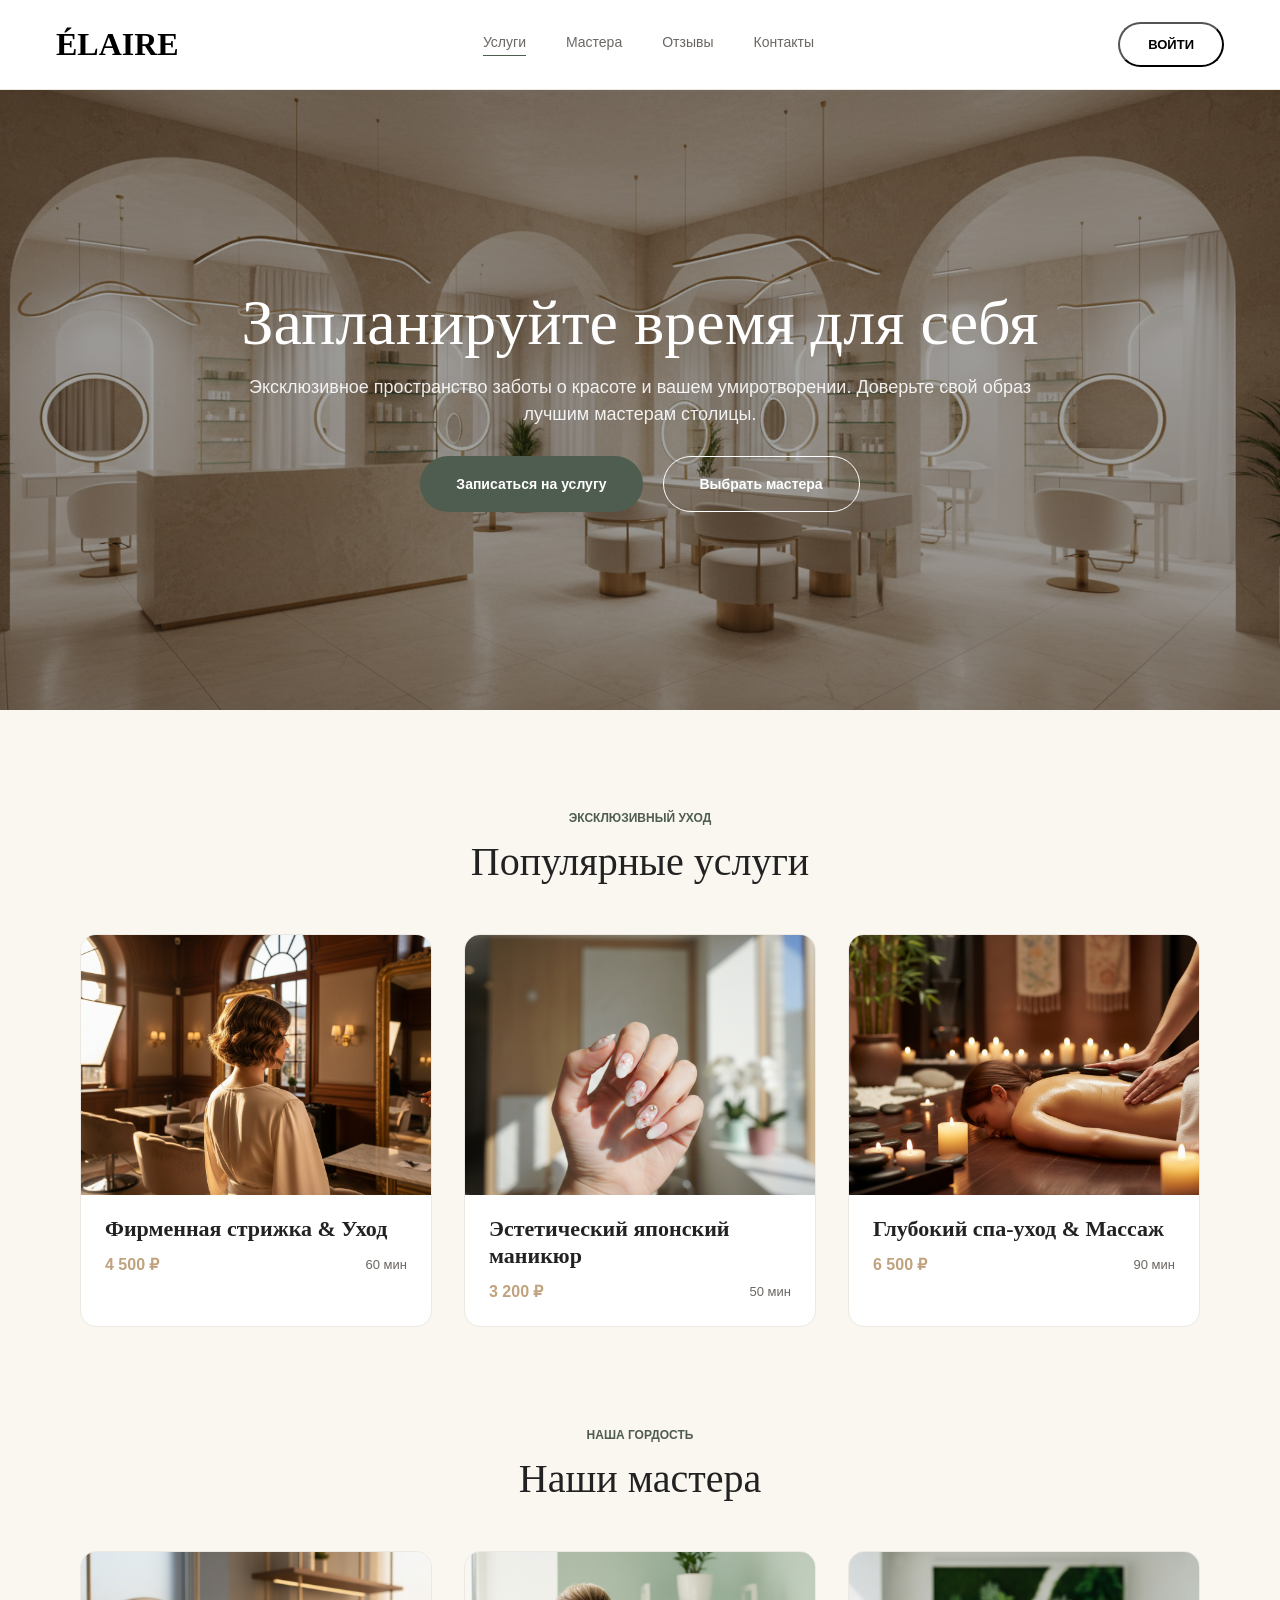
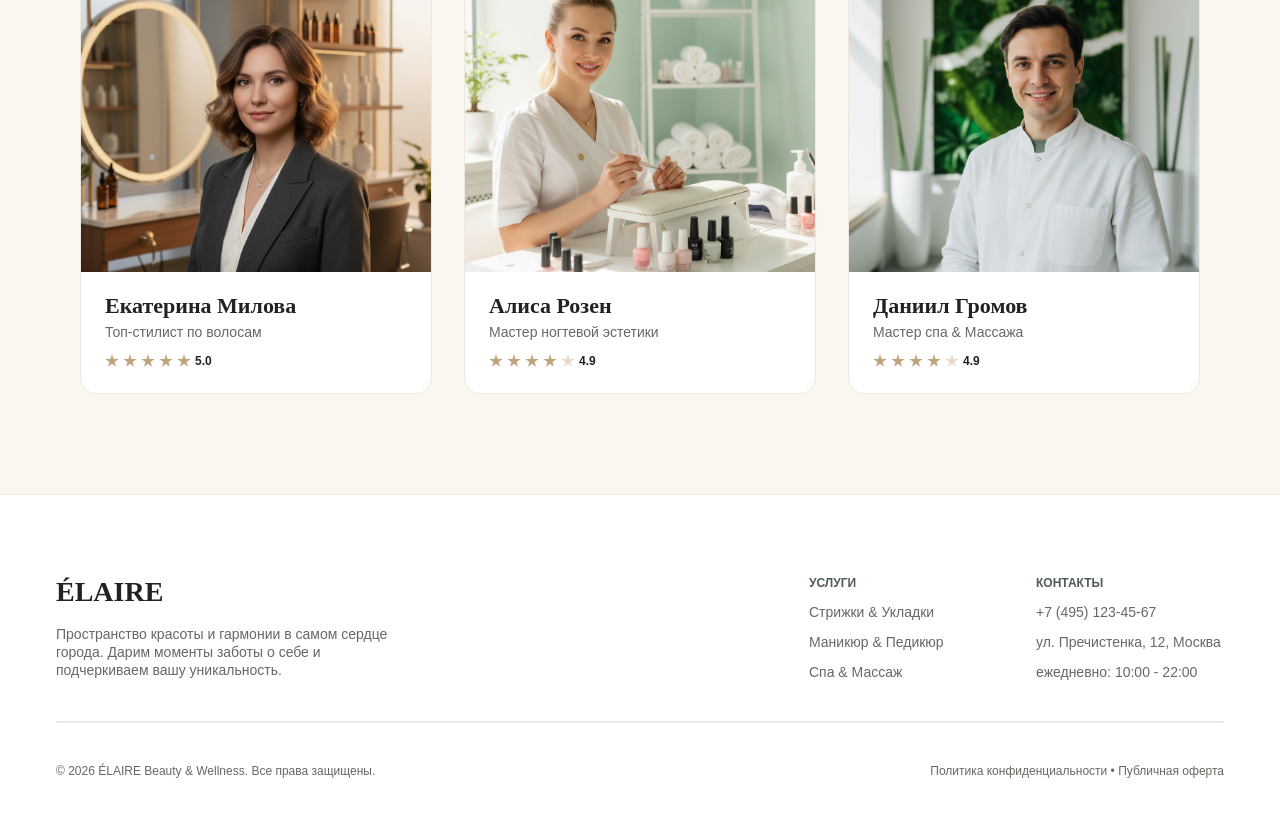
<file: frontend-1-complete/index.html>
<!DOCTYPE html>
<html lang="ru">
  <head>
    <meta charset="UTF-8" />
    <link rel="icon" type="image/svg+xml" href="/favicon.svg" />
    <meta name="viewport" content="width=device-width, initial-scale=1.0" />
    <title>ÉLAIRE — Салон услуг</title>
    <link rel="stylesheet" href="home.css" />
  </head>
  <body>
    <div class="page">
      <!-- header -->
      <header class="header">
        <div class="logo">
          <span class="logo-text">ÉLAIRE</span>
        </div>
        <nav class="nav-links">
          <div class="nav-item active"><a href="#">Услуги</a></div>
          <div class="nav-item"><a href="#">Мастера</a></div>
          <div class="nav-item"><a href="#">Отзывы</a></div>
          <div class="nav-item"><a href="#">Контакты</a></div>
        </nav>
        <button class="login-button"><span>Войти</span></button>
      </header>

      <!-- hero -->
      <section class="hero">
        <div class="hero-text-container">
          <h1 class="hero-title">Запланируйте время для себя</h1>
          <p class="hero-desc">
            Эксклюзивное пространство заботы о красоте и вашем умиротворении.
            Доверьте свой образ лучшим мастерам столицы.
          </p>
        </div>
        <div class="hero-ctas">
          <button
            class="cta-service"
            onclick="window.location.href='services.html'"
          >
            Записаться на услугу
          </button>
          <button class="cta-master">Выбрать мастера</button>
        </div>
      </section>

      <!-- popular services -->
      <section class="popular-services">
        <div class="section-header">
          <span class="section-tag">Эксклюзивный уход</span>
          <h2 class="section-title">Популярные услуги</h2>
        </div>
        <div class="services-grid">
          <article class="service-card">
            <div
              class="service-card-image"
              style="background-image: url('images/service-haircut.png')"
            ></div>
            <div class="service-card-body">
              <h3 class="service-card-title">Фирменная стрижка &amp; Уход</h3>
              <div class="service-card-meta">
                <span class="price">4 500 ₽</span>
                <span class="duration">60 мин</span>
              </div>
            </div>
          </article>
          <article class="service-card">
            <div
              class="service-card-image"
              style="background-image: url('images/service-manicure.png')"
            ></div>
            <div class="service-card-body">
              <h3 class="service-card-title">Эстетический японский маникюр</h3>
              <div class="service-card-meta">
                <span class="price">3 200 ₽</span>
                <span class="duration">50 мин</span>
              </div>
            </div>
          </article>
          <article class="service-card">
            <div
              class="service-card-image"
              style="background-image: url('images/service-spa.png')"
            ></div>
            <div class="service-card-body">
              <h3 class="service-card-title">Глубокий спа-уход &amp; Массаж</h3>
              <div class="service-card-meta">
                <span class="price">6 500 ₽</span>
                <span class="duration">90 мин</span>
              </div>
            </div>
          </article>
        </div>
      </section>

      <!-- our masters -->
      <section class="our-masters">
        <div class="section-header">
          <span class="section-tag">Наша гордость</span>
          <h2 class="section-title">Наши мастера</h2>
        </div>
        <div class="masters-grid">
          <article class="master-card">
            <div
              class="master-card-image"
              style="background-image: url('images/master-ekaterina.png')"
            ></div>
            <div class="master-card-body">
              <div class="master-info">
                <h3 class="master-name">Екатерина Милова</h3>
                <span class="master-role">Топ-стилист по волосам</span>
              </div>
              <div class="stars">
                <span class="star"></span>
                <span class="star"></span>
                <span class="star"></span>
                <span class="star"></span>
                <span class="star"></span>
                <span class="rating">5.0</span>
              </div>
            </div>
          </article>
          <article class="master-card">
            <div
              class="master-card-image"
              style="background-image: url('images/master-alisa.png')"
            ></div>
            <div class="master-card-body">
              <div class="master-info">
                <h3 class="master-name">Алиса Розен</h3>
                <span class="master-role">Мастер ногтевой эстетики</span>
              </div>
              <div class="stars">
                <span class="star"></span>
                <span class="star"></span>
                <span class="star"></span>
                <span class="star"></span>
                <span class="star star-empty"></span>
                <span class="rating">4.9</span>
              </div>
            </div>
          </article>
          <article class="master-card">
            <div
              class="master-card-image"
              style="background-image: url('images/master-daniil.png')"
            ></div>
            <div class="master-card-body">
              <div class="master-info">
                <h3 class="master-name">Даниил Громов</h3>
                <span class="master-role">Мастер спа &amp; Массажа</span>
              </div>
              <div class="stars">
                <span class="star"></span>
                <span class="star"></span>
                <span class="star"></span>
                <span class="star"></span>
                <span class="star star-empty"></span>
                <span class="rating">4.9</span>
              </div>
            </div>
          </article>
        </div>
      </section>

      <!-- footer -->
      <footer class="footer">
        <div class="footer-top">
          <div class="footer-brand">
            <span class="brand-name">ÉLAIRE</span>
            <span class="brand-desc"
              >Пространство красоты и гармонии в самом сердце города. Дарим
              моменты заботы о себе и подчеркиваем вашу уникальность.</span
            >
          </div>
          <div class="footer-links-row">
            <div class="links-col" style="width: 147px">
              <span class="col-title">Услуги</span>
              <a href="#">Стрижки &amp; Укладки</a>
              <a href="#">Маникюр &amp; Педикюр</a>
              <a href="#">Спа &amp; Массаж</a>
            </div>
            <div class="links-col" style="width: 188px">
              <span class="col-title">Контакты</span>
              <a href="#">+7 (495) 123-45-67</a>
              <a href="#">ул. Пречистенка, 12, Москва</a>
              <a href="#">ежедневно: 10:00 - 22:00</a>
            </div>
          </div>
        </div>
        <div class="footer-line"></div>
        <div class="footer-bottom">
          <span class="copy"
            >© 2026 ÉLAIRE Beauty &amp; Wellness. Все права защищены.</span
          >
          <span class="legal"
            >Политика конфиденциальности • Публичная оферта</span
          >
        </div>
      </footer>
    </div>
  </body>
</html>
</file>
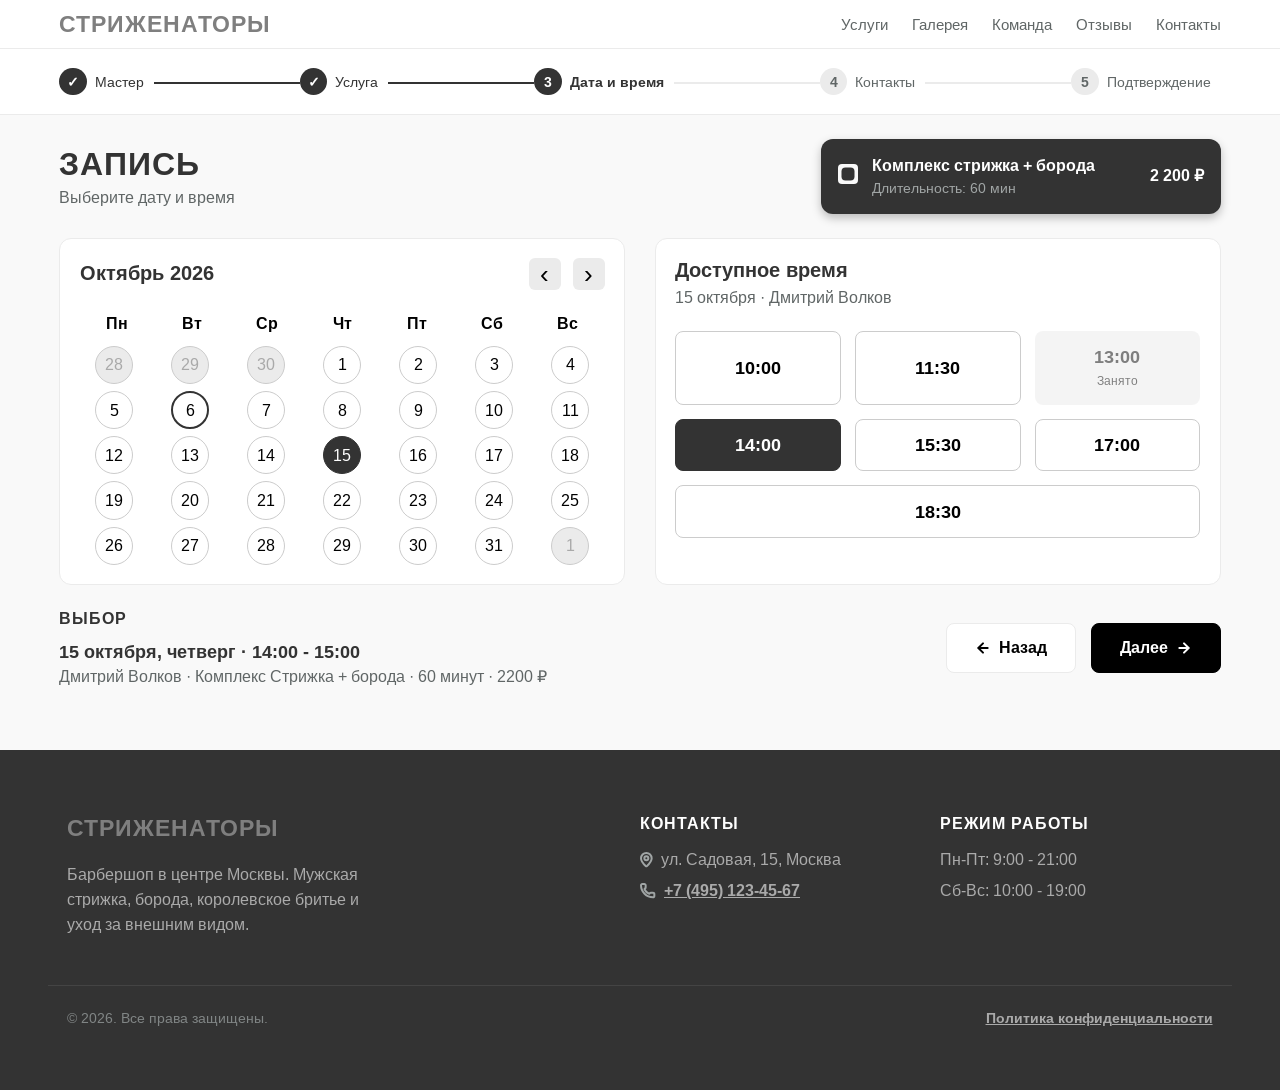
<file: frontend-1-practice/index.html>
<!DOCTYPE html>
<html lang="ru">
  <head>
    <meta charset="UTF-8" />
    <meta name="viewport" content="width=device-width, initial-scale=1.0" />
    <title>Выбор даты и времени</title>
    <link rel="stylesheet" href="styles.css" />
    <link rel="preconnect" href="https://fonts.googleapis.com">
    <link rel="preconnect" href="https://fonts.gstatic.com" crossorigin>
    <link href="https://fonts.googleapis.com/css2?family=Arimo:ital,wght@0,400..700;1,400..700&display=swap" rel="stylesheet">
  </head>
  <body>
    <div class="page">
        <header class="header">
            <div class="container header__inner">
                <div class="logo">СТРИЖЕНАТОРЫ</div>
                <nav class="nav">
                    <ul class="nav__list">
                        <li><a href="#!" class="nav__link">Услуги</a></li>
                        <li><a href="#!" class="nav__link">Галерея</a></li>
                        <li><a href="#!" class="nav__link">Команда</a></li>
                        <li><a href="#!" class="nav__link">Отзывы</a></li>
                        <li><a href="#!" class="nav__link">Контакты</a></li>
                    </ul>
                </nav>
            </div>
        </header>

        <div class="progress-section">
            <div class="container">
                <div class="progress">
                    <div class="progress__step completed">
                        <span class="progress__circle">✓</span>
                        <span class="progress__text">Мастер</span>
                    </div>
                    <div class="progress__step completed">
                        <span class="progress__circle">✓</span>
                        <span class="progress__text">Услуга</span>
                    </div>
                    <div class="progress__step active">
                        <span class="progress__circle">3</span>
                        <span class="progress__text">Дата и время</span>
                    </div>
                    <div class="progress__step">
                        <span class="progress__circle">4</span>
                        <span class="progress__text">Контакты</span>
                    </div>
                    <div class="progress__step">
                        <span class="progress__circle">5</span>
                        <span class="progress__text">Подтверждение</span>
                    </div>
                </div>
            </div>
        </div>

        <main class="main">
            <div class="container">
                
                <div class="main__top">
                    <div class="page-title">
                        <h1>ЗАПИСЬ</h1>
                        <p class="page-subtitle">Выберите дату и время</p>
                    </div>
                    
                    <div class="service-card">
                        <div class="radio">
                            <input class="radio-input" type="radio" id="radio1" name="radio" checked>
                        </div>
                        <div class="service-card__info">
                            <h3 class="service-card__title">Комплекс стрижка + борода</h3>
                            <p class="service-card__duration">Длительность: 60 мин</p>
                        </div>
                        <div class="service-card__price">2 200 ₽</div>
                    </div>
                </div>

                <div class="booking-grid">
                    
                    <section class="calendar">
                        <div class="calendar__header">
                            <h2 class="calendar__month">Октябрь 2026</h2>
                            <div class="calendar__nav">
                                <button class="calendar__arrow" aria-label="Предыдущий месяц">&#8249;</button>
                                <button class="calendar__arrow" aria-label="Следующий месяц">&#8250;</button>
                            </div>
                        </div>
                        
                        <div class="calendar__weekdays">
                            <div>Пн</div>
                            <div>Вт</div>
                            <div>Ср</div>
                            <div>Чт</div>
                            <div>Пт</div>
                            <div>Сб</div>
                            <div>Вс</div>
                        </div>
                        
                        <div class="calendar__days">
                            <button class="calendar__day past-day" disabled>28</button>
                            <button class="calendar__day past-day" disabled>29</button>
                            <button class="calendar__day past-day" disabled>30</button>
                            <button class="calendar__day">1</button>
                            <button class="calendar__day">2</button>
                            <button class="calendar__day">3</button>
                            <button class="calendar__day">4</button>
                            <button class="calendar__day">5</button>
                            <button class="calendar__day today">6</button>
                            <button class="calendar__day">7</button>
                            <button class="calendar__day">8</button>
                            <button class="calendar__day">9</button>
                            <button class="calendar__day">10</button>
                            <button class="calendar__day">11</button>
                            <button class="calendar__day">12</button>
                            <button class="calendar__day">13</button>
                            <button class="calendar__day">14</button>
                            <button class="calendar__day selected">15</button>
                            <button class="calendar__day">16</button>
                            <button class="calendar__day">17</button>
                            <button class="calendar__day">18</button>
                            <button class="calendar__day">19</button>
                            <button class="calendar__day">20</button>
                            <button class="calendar__day">21</button>
                            <button class="calendar__day">22</button>
                            <button class="calendar__day">23</button>
                            <button class="calendar__day">24</button>
                            <button class="calendar__day">25</button>
                            <button class="calendar__day">26</button>
                            <button class="calendar__day">27</button>
                            <button class="calendar__day">28</button>
                            <button class="calendar__day">29</button>
                            <button class="calendar__day">30</button>
                            <button class="calendar__day">31</button>
                            <button class="calendar__day past-day" disabled>1</button>
                        </div>
                    </section>

                    <section class="time-slots">
                        <div class="time-slots__header">
                            <h2 class="time-slots__title">Доступное время</h2>
                            <p class="time-slots__subtitle">15 октября · Дмитрий Волков</p>
                        </div>
                        
                        <div class="time-slots__grid">
                            <button class="time-btn">10:00</button>
                            <button class="time-btn">11:30</button>
                            <button class="time-btn busy" disabled>13:00<br><span class="busy-text">Занято</span></button>
                            <button class="time-btn selected">14:00</button>
                            <button class="time-btn">15:30</button>
                            <button class="time-btn">17:00</button>
                            <button class="time-btn full-width">18:30</button>
                        </div>
                    </section>

                </div>

                <!-- ИТОГИ И КНОПКИ -->
                <div class="summary">
                    <div class="summary__info">
                        <h3 class="summary__title">ВЫБОР</h3>
                        <p class="summary__datetime">15 октября, четверг · 14:00 - 15:00</p>
                        <p class="summary__details">Дмитрий Волков · Комплекс Стрижка + борода · 60 минут · 2200 ₽</p>
                    </div>
                    <div class="summary__actions">
                        <button class="btn btn-outline">
                            <img src="./icons/arrow.svg">
                            Назад
                        </button>
                        <button class="btn btn-primary">
                            Далее
                            <img src="./icons/arrow.svg">
                        </button>
                    </div>
                </div>

            </div>
        </main>

        <footer class="footer">
            <div class="container footer__inner">
                <div class="footer__col">
                    <div class="footer__logo">СТРИЖЕНАТОРЫ</div>
                    <p class="footer__desc">Барбершоп в центре Москвы. Мужская стрижка, борода, королевское бритье и уход за внешним видом.</p>
                </div>
                
                <div class="footer__col">
                    <h4 class="footer__title">КОНТАКТЫ</h4>
                    <ul class="footer__list">
                        <li><img src="./icons/map.svg"> ул. Садовая, 15, Москва</li>
                        <li><img src="./icons/telephone.svg"> <a href="tel:+74951234567" class="footer__link">+7 (495) 123-45-67</a></li>
                    </ul>
                </div>
                
                <div class="footer__col">
                    <h4 class="footer__title">РЕЖИМ РАБОТЫ</h4>
                    <ul class="footer__list">
                        <li>Пн-Пт: 9:00 - 21:00</li>
                        <li>Сб-Вс: 10:00 - 19:00</li>
                    </ul>
                </div>
            </div>
            
            <div class="container footer__bottom">
                <p>&copy; 2026. Все права защищены.</p>
                <a href="#!" class="footer__link">Политика конфиденциальности</a>
            </div>
        </footer>

    </div>
  </body>
</html>
</file>
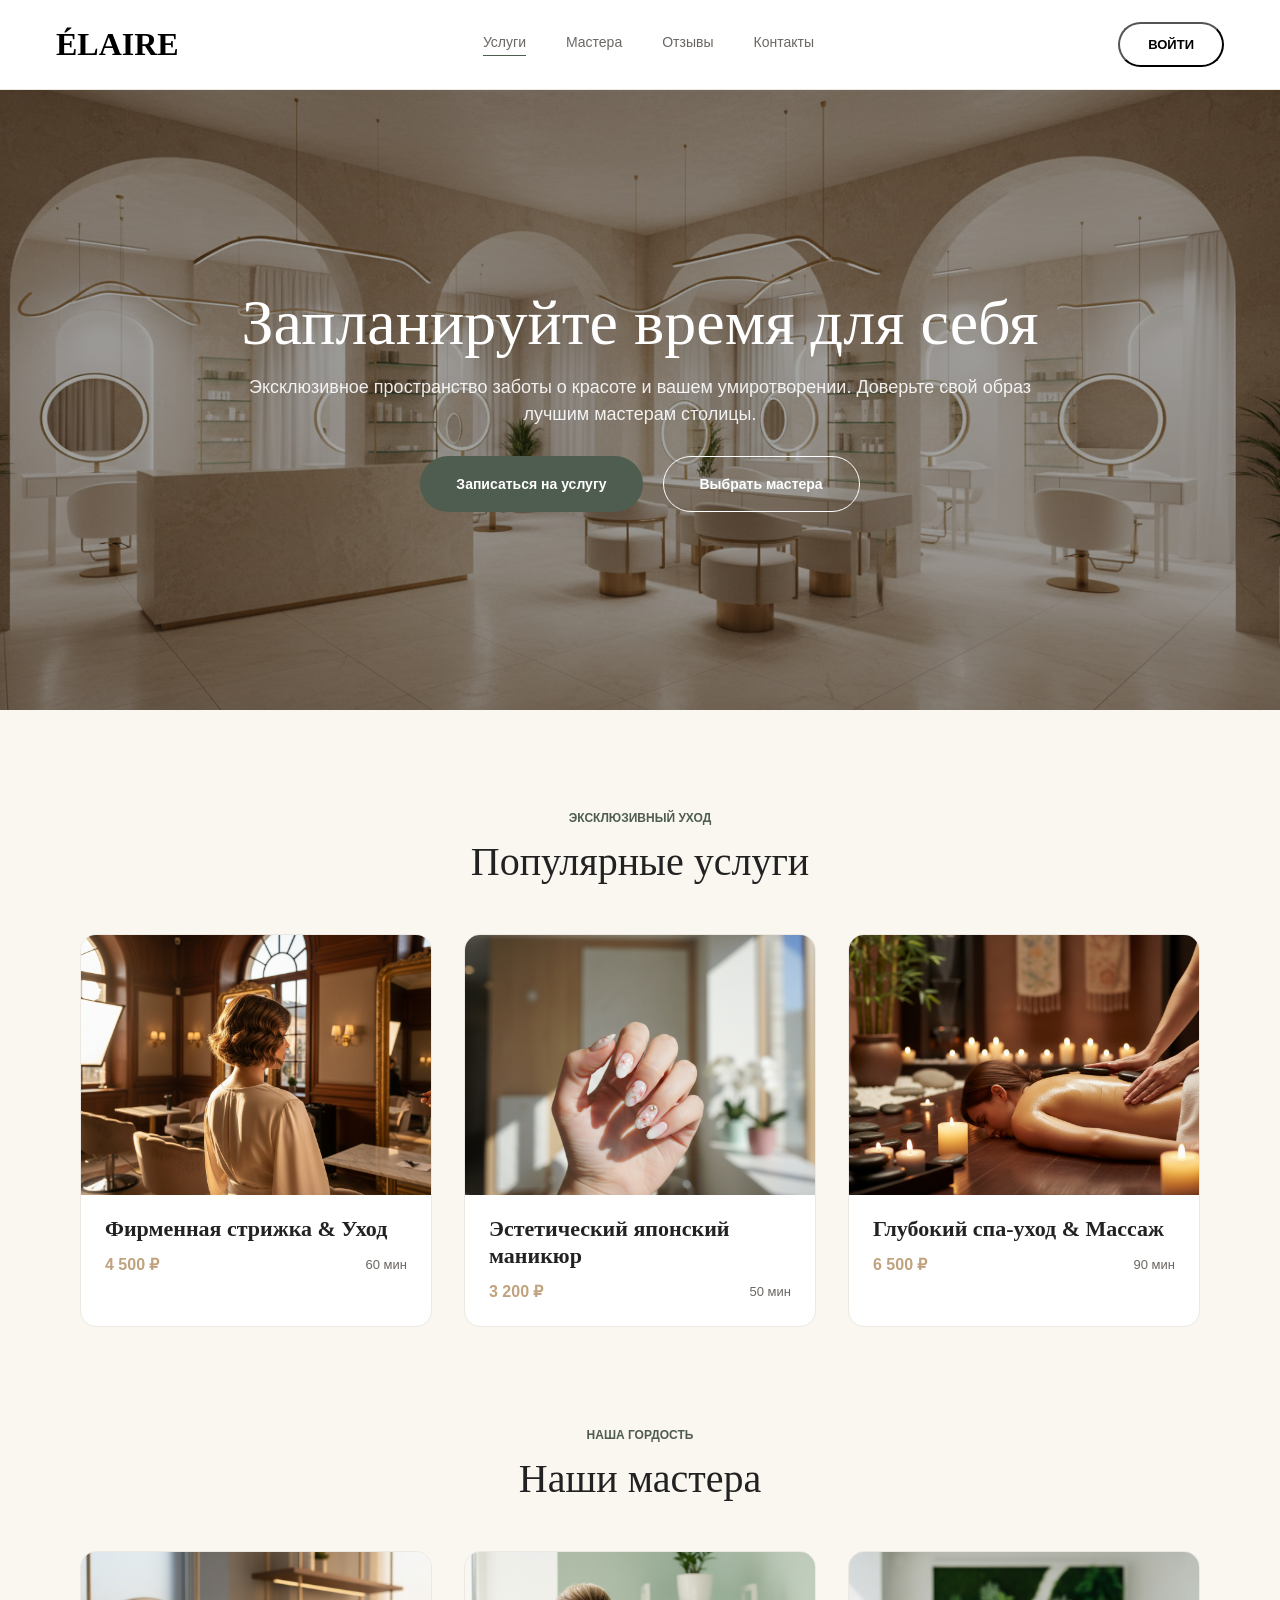
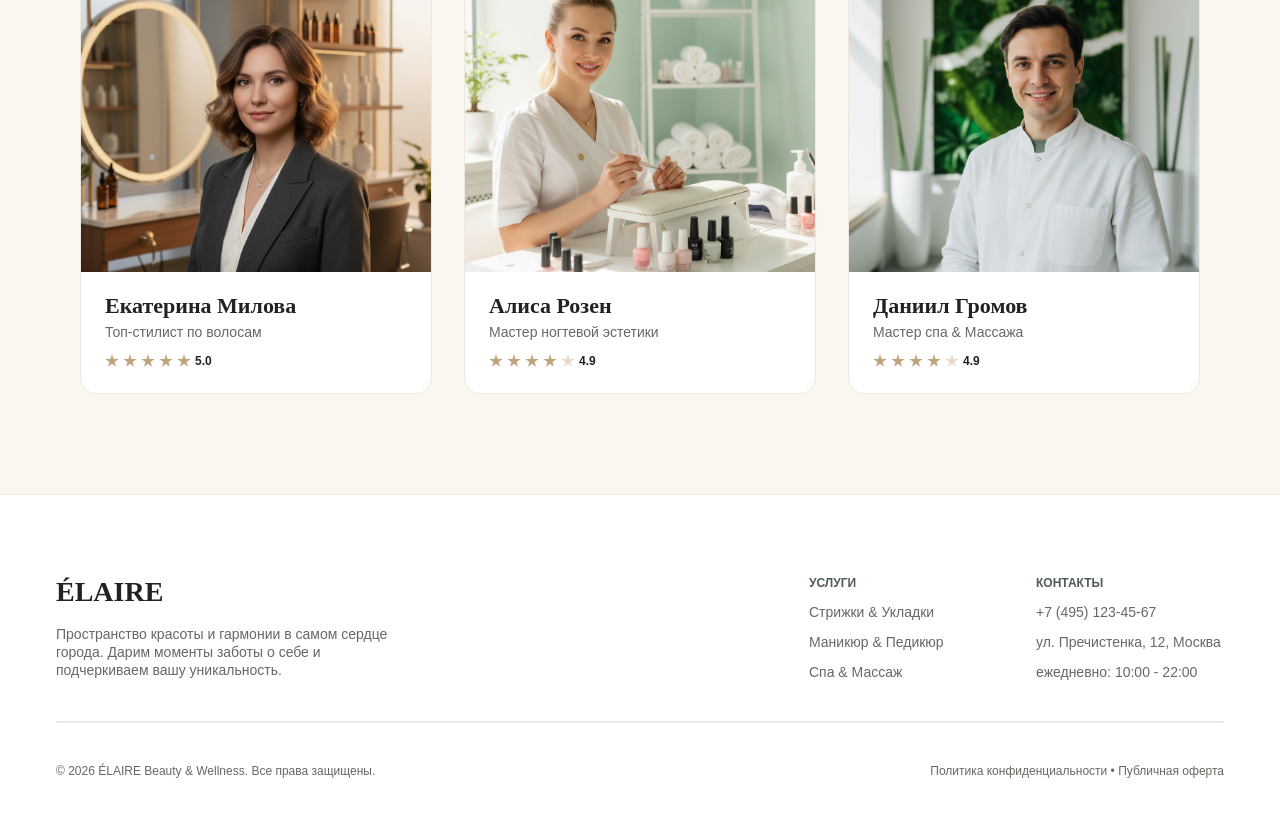
<file: frontend-2-complete/index.html>
<!DOCTYPE html>
<html lang="ru">
  <head>
    <meta charset="UTF-8" />
    <link rel="icon" type="image/svg+xml" href="/favicon.svg" />
    <meta name="viewport" content="width=device-width, initial-scale=1.0" />
    <title>ÉLAIRE — Салон услуг</title>
    <link rel="stylesheet" href="home.css" />
  </head>
  <body>
    <div class="page">
      <!-- header -->
      <header class="header">
        <div class="logo">
          <span class="logo-text">ÉLAIRE</span>
        </div>
        <nav class="nav-links">
          <div class="nav-item active"><a href="#">Услуги</a></div>
          <div class="nav-item"><a href="#">Мастера</a></div>
          <div class="nav-item"><a href="#">Отзывы</a></div>
          <div class="nav-item"><a href="#">Контакты</a></div>
        </nav>
        <button class="login-button"><span>Войти</span></button>
      </header>

      <!-- hero -->
      <section class="hero">
        <div class="hero-text-container">
          <h1 class="hero-title">Запланируйте время для себя</h1>
          <p class="hero-desc">
            Эксклюзивное пространство заботы о красоте и вашем умиротворении.
            Доверьте свой образ лучшим мастерам столицы.
          </p>
        </div>
        <div class="hero-ctas">
          <button class="cta-service">Записаться на услугу</button>
          <button class="cta-master">Выбрать мастера</button>
        </div>
      </section>

      <!-- popular services -->
      <section class="popular-services">
        <div class="section-header">
          <span class="section-tag">Эксклюзивный уход</span>
          <h2 class="section-title">Популярные услуги</h2>
        </div>
        <div class="services-grid">
          <article class="service-card">
            <div
              class="service-card-image"
              style="background-image: url('images/service-haircut.png')"
            ></div>
            <div class="service-card-body">
              <h3 class="service-card-title">Фирменная стрижка &amp; Уход</h3>
              <div class="service-card-meta">
                <span class="price">4 500 ₽</span>
                <span class="duration">60 мин</span>
              </div>
            </div>
          </article>
          <article class="service-card">
            <div
              class="service-card-image"
              style="background-image: url('images/service-manicure.png')"
            ></div>
            <div class="service-card-body">
              <h3 class="service-card-title">Эстетический японский маникюр</h3>
              <div class="service-card-meta">
                <span class="price">3 200 ₽</span>
                <span class="duration">50 мин</span>
              </div>
            </div>
          </article>
          <article class="service-card">
            <div
              class="service-card-image"
              style="background-image: url('images/service-spa.png')"
            ></div>
            <div class="service-card-body">
              <h3 class="service-card-title">Глубокий спа-уход &amp; Массаж</h3>
              <div class="service-card-meta">
                <span class="price">6 500 ₽</span>
                <span class="duration">90 мин</span>
              </div>
            </div>
          </article>
        </div>
      </section>

      <!-- our masters -->
      <section class="our-masters">
        <div class="section-header">
          <span class="section-tag">Наша гордость</span>
          <h2 class="section-title">Наши мастера</h2>
        </div>
        <div class="masters-grid">
          <article class="master-card">
            <div
              class="master-card-image"
              style="background-image: url('images/master-ekaterina.png')"
            ></div>
            <div class="master-card-body">
              <div class="master-info">
                <h3 class="master-name">Екатерина Милова</h3>
                <span class="master-role">Топ-стилист по волосам</span>
              </div>
              <div class="stars">
                <span class="star"></span>
                <span class="star"></span>
                <span class="star"></span>
                <span class="star"></span>
                <span class="star"></span>
                <span class="rating">5.0</span>
              </div>
            </div>
          </article>
          <article class="master-card">
            <div
              class="master-card-image"
              style="background-image: url('images/master-alisa.png')"
            ></div>
            <div class="master-card-body">
              <div class="master-info">
                <h3 class="master-name">Алиса Розен</h3>
                <span class="master-role">Мастер ногтевой эстетики</span>
              </div>
              <div class="stars">
                <span class="star"></span>
                <span class="star"></span>
                <span class="star"></span>
                <span class="star"></span>
                <span class="star star-empty"></span>
                <span class="rating">4.9</span>
              </div>
            </div>
          </article>
          <article class="master-card">
            <div
              class="master-card-image"
              style="background-image: url('images/master-daniil.png')"
            ></div>
            <div class="master-card-body">
              <div class="master-info">
                <h3 class="master-name">Даниил Громов</h3>
                <span class="master-role">Мастер спа &amp; Массажа</span>
              </div>
              <div class="stars">
                <span class="star"></span>
                <span class="star"></span>
                <span class="star"></span>
                <span class="star"></span>
                <span class="star star-empty"></span>
                <span class="rating">4.9</span>
              </div>
            </div>
          </article>
        </div>
      </section>

      <!-- footer -->
      <footer class="footer">
        <div class="footer-top">
          <div class="footer-brand">
            <span class="brand-name">ÉLAIRE</span>
            <span class="brand-desc"
              >Пространство красоты и гармонии в самом сердце города. Дарим
              моменты заботы о себе и подчеркиваем вашу уникальность.</span
            >
          </div>
          <div class="footer-links-row">
            <div class="links-col" style="width: 147px">
              <span class="col-title">Услуги</span>
              <a href="#">Стрижки &amp; Укладки</a>
              <a href="#">Маникюр &amp; Педикюр</a>
              <a href="#">Спа &amp; Массаж</a>
            </div>
            <div class="links-col" style="width: 188px">
              <span class="col-title">Контакты</span>
              <a href="#">+7 (495) 123-45-67</a>
              <a href="#">ул. Пречистенка, 12, Москва</a>
              <a href="#">ежедневно: 10:00 - 22:00</a>
            </div>
          </div>
        </div>
        <div class="footer-line"></div>
        <div class="footer-bottom">
          <span class="copy"
            >© 2026 ÉLAIRE Beauty &amp; Wellness. Все права защищены.</span
          >
          <span class="legal"
            >Политика конфиденциальности • Публичная оферта</span
          >
        </div>
      </footer>
    </div>
    <script src="./home.js"></script>
  </body>
</html>
</file>
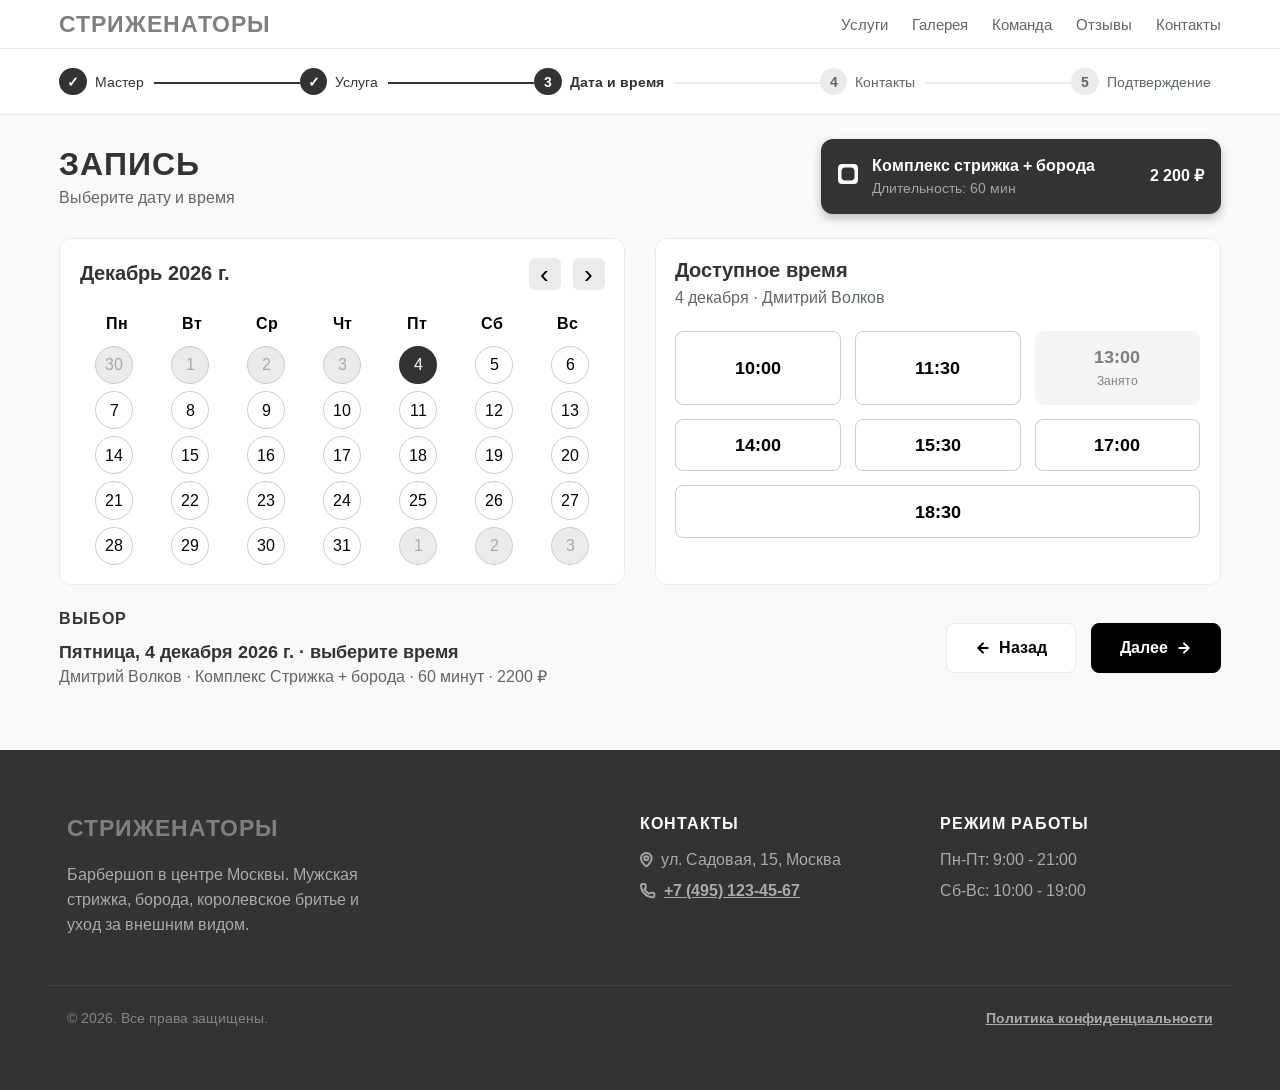
<file: frontend-2-practice/index.html>
<!DOCTYPE html>
<html lang="ru">
  <head>
    <meta charset="UTF-8" />
    <meta name="viewport" content="width=device-width, initial-scale=1.0" />
    <title>Выбор даты и времени</title>
    <link rel="stylesheet" href="styles.css" />
    <link rel="preconnect" href="https://fonts.googleapis.com">
    <link rel="preconnect" href="https://fonts.gstatic.com" crossorigin>
    <link href="https://fonts.googleapis.com/css2?family=Arimo:ital,wght@0,400..700;1,400..700&display=swap" rel="stylesheet">
    <script src="./script.js" defer></script>
  </head>
  <body>
    <div class="page">
        <header class="header">
            <div class="container header__inner">
                <div class="logo">СТРИЖЕНАТОРЫ</div>
                <nav class="nav">
                    <ul class="nav__list">
                        <li><a href="#!" class="nav__link">Услуги</a></li>
                        <li><a href="#!" class="nav__link">Галерея</a></li>
                        <li><a href="#!" class="nav__link">Команда</a></li>
                        <li><a href="#!" class="nav__link">Отзывы</a></li>
                        <li><a href="#!" class="nav__link">Контакты</a></li>
                    </ul>
                </nav>
            </div>
        </header>

        <div class="progress-section">
            <div class="container">
                <div class="progress">
                    <div class="progress__step completed">
                        <span class="progress__circle">✓</span>
                        <span class="progress__text">Мастер</span>
                    </div>
                    <div class="progress__step completed">
                        <span class="progress__circle">✓</span>
                        <span class="progress__text">Услуга</span>
                    </div>
                    <div class="progress__step active">
                        <span class="progress__circle">3</span>
                        <span class="progress__text">Дата и время</span>
                    </div>
                    <div class="progress__step">
                        <span class="progress__circle">4</span>
                        <span class="progress__text">Контакты</span>
                    </div>
                    <div class="progress__step">
                        <span class="progress__circle">5</span>
                        <span class="progress__text">Подтверждение</span>
                    </div>
                </div>
            </div>
        </div>

        <main class="main">
            <div class="container">
                
                <div class="main__top">
                    <div class="page-title">
                        <h1>ЗАПИСЬ</h1>
                        <p class="page-subtitle">Выберите дату и время</p>
                    </div>
                    
                    <div class="service-card">
                        <div class="radio">
                            <input class="radio-input" type="radio" id="radio1" name="radio" checked>
                        </div>
                        <div class="service-card__info">
                            <h3 class="service-card__title">Комплекс стрижка + борода</h3>
                            <p class="service-card__duration">Длительность: 60 мин</p>
                        </div>
                        <div class="service-card__price">2 200 ₽</div>
                    </div>
                </div>

                <div class="booking-grid">
                    
                    <section class="calendar">
                        <div class="calendar__header">
                            <h2 class="calendar__month">Октябрь 2026</h2>
                            <div class="calendar__nav">
                                <button class="calendar__arrow" aria-label="Предыдущий месяц">&#8249;</button>
                                <button class="calendar__arrow" aria-label="Следующий месяц">&#8250;</button>
                            </div>
                        </div>
                        
                        <div class="calendar__weekdays">
                            <div>Пн</div>
                            <div>Вт</div>
                            <div>Ср</div>
                            <div>Чт</div>
                            <div>Пт</div>
                            <div>Сб</div>
                            <div>Вс</div>
                        </div>
                        
                        <div class="calendar__days">
                            <button class="calendar__day past-day" disabled>28</button>
                            <button class="calendar__day past-day" disabled>29</button>
                            <button class="calendar__day past-day" disabled>30</button>
                            <button class="calendar__day">1</button>
                            <button class="calendar__day">2</button>
                            <button class="calendar__day">3</button>
                            <button class="calendar__day">4</button>
                            <button class="calendar__day">5</button>
                            <button class="calendar__day today">6</button>
                            <button class="calendar__day">7</button>
                            <button class="calendar__day">8</button>
                            <button class="calendar__day">9</button>
                            <button class="calendar__day">10</button>
                            <button class="calendar__day">11</button>
                            <button class="calendar__day">12</button>
                            <button class="calendar__day">13</button>
                            <button class="calendar__day">14</button>
                            <button class="calendar__day selected">15</button>
                            <button class="calendar__day">16</button>
                            <button class="calendar__day">17</button>
                            <button class="calendar__day">18</button>
                            <button class="calendar__day">19</button>
                            <button class="calendar__day">20</button>
                            <button class="calendar__day">21</button>
                            <button class="calendar__day">22</button>
                            <button class="calendar__day">23</button>
                            <button class="calendar__day">24</button>
                            <button class="calendar__day">25</button>
                            <button class="calendar__day">26</button>
                            <button class="calendar__day">27</button>
                            <button class="calendar__day">28</button>
                            <button class="calendar__day">29</button>
                            <button class="calendar__day">30</button>
                            <button class="calendar__day">31</button>
                            <button class="calendar__day past-day" disabled>1</button>
                        </div>
                    </section>

                    <section class="time-slots">
                        <div class="time-slots__header">
                            <h2 class="time-slots__title">Доступное время</h2>
                            <p class="time-slots__subtitle">15 октября · Дмитрий Волков</p>
                        </div>
                        
                        <div class="time-slots__grid">
                            <button class="time-btn">10:00</button>
                            <button class="time-btn">11:30</button>
                            <button class="time-btn busy" disabled>13:00<br><span class="busy-text">Занято</span></button>
                            <button class="time-btn selected">14:00</button>
                            <button class="time-btn">15:30</button>
                            <button class="time-btn">17:00</button>
                            <button class="time-btn full-width">18:30</button>
                        </div>
                    </section>

                </div>

                <!-- ИТОГИ И КНОПКИ -->
                <div class="summary">
                    <div class="summary__info">
                        <h3 class="summary__title">ВЫБОР</h3>
                        <p class="summary__datetime">15 октября, четверг · 14:00 - 15:00</p>
                        <p class="summary__details">Дмитрий Волков · Комплекс Стрижка + борода · 60 минут · 2200 ₽</p>
                    </div>
                    <div class="summary__actions">
                        <button class="btn btn-outline">
                            <img src="./icons/arrow.svg">
                            Назад
                        </button>
                        <button class="btn btn-primary">
                            Далее
                            <img src="./icons/arrow.svg">
                        </button>
                    </div>
                </div>

            </div>
        </main>

        <footer class="footer">
            <div class="container footer__inner">
                <div class="footer__col">
                    <div class="footer__logo">СТРИЖЕНАТОРЫ</div>
                    <p class="footer__desc">Барбершоп в центре Москвы. Мужская стрижка, борода, королевское бритье и уход за внешним видом.</p>
                </div>
                
                <div class="footer__col">
                    <h4 class="footer__title">КОНТАКТЫ</h4>
                    <ul class="footer__list">
                        <li><img src="./icons/map.svg"> ул. Садовая, 15, Москва</li>
                        <li><img src="./icons/telephone.svg"> <a href="tel:+74951234567" class="footer__link">+7 (495) 123-45-67</a></li>
                    </ul>
                </div>
                
                <div class="footer__col">
                    <h4 class="footer__title">РЕЖИМ РАБОТЫ</h4>
                    <ul class="footer__list">
                        <li>Пн-Пт: 9:00 - 21:00</li>
                        <li>Сб-Вс: 10:00 - 19:00</li>
                    </ul>
                </div>
            </div>
            
            <div class="container footer__bottom">
                <p>&copy; 2026. Все права защищены.</p>
                <a href="#!" class="footer__link">Политика конфиденциальности</a>
            </div>
        </footer>

    </div>
  </body>
</html>
</file>
<file: frontend-1-complete/home.css>
/* ===== reset & base ===== */
* {
  margin: 0;
  padding: 0;
  box-sizing: border-box;
}

body {
  min-height: 100vh;
  font-family: "DM Sans", sans-serif;
}

.page {
  display: flex;
  flex-direction: column;
  min-height: 100vh;
  background: #faf6f0;
}

/* ===== header ===== */
.header {
  display: flex;
  flex-direction: row;
  justify-content: space-between;
  align-items: center;
  padding: 0px 56px;
  height: 90px;
  background: #ffffff;
  border-bottom: 1px solid #ede8e1;
}

.logo-text {
  font-family: "Cormorant Garamond", serif;
  font-weight: 600;
  font-size: 32px;
  line-height: 39px;
  cursor: pointer;
}

.nav-links {
  display: flex;
  flex-direction: row;
  gap: 40px;
}

.nav-item {
  padding-bottom: 4px;
  border-bottom: 1.5px solid transparent;
}

.nav-item.active {
  border-bottom-color: #4f5d50;
}

.nav-item a {
  font-size: 14px;
  line-height: 18px;
  color: #6b6661;
  text-decoration: none;
}

.login-button {
  padding: 12px 28px;
  border-radius: 100px;
  background: transparent;
  cursor: pointer;
  font-weight: 600;
  font-size: 13px;
  line-height: 17px;
  text-transform: uppercase;
}

/* ===== hero ===== */
.hero {
  display: flex;
  flex-direction: column;
  justify-content: center;
  align-items: center;
  padding: 0px 80px;
  gap: 28px;
  height: 620px;
  background: linear-gradient(0deg, rgba(0, 0, 0, 0.35), rgba(0, 0, 0, 0.35)),
    url("./images/hero-salon.png") center / cover no-repeat;
}

.hero-text-container {
  display: flex;
  flex-direction: column;
  align-items: center;
  gap: 16px;
  max-width: 800px;
}

.hero-title {
  font-family: "Cormorant Garamond", serif;
  font-weight: 400;
  font-size: 64px;
  line-height: 1.1;
  text-align: center;
  color: #ffffff;
}

.hero-desc {
  font-size: 18px;
  line-height: 1.5;
  text-align: center;
  color: #ffffff;
  opacity: 0.9;
}

.hero-ctas {
  display: flex;
  flex-direction: row;
  gap: 20px;
}

.cta-service {
  padding: 18px 36px;
  background: #4f5d50;
  border-radius: 100px;
  border: none;
  cursor: pointer;
  font-weight: 600;
  font-size: 14px;
  line-height: 18px;
  color: #ffffff;
}

.cta-service:hover {
  background: #3d4a3e;
}

.cta-master {
  padding: 18px 36px;
  background: transparent;
  border: 1px solid #ffffff;
  border-radius: 100px;
  cursor: pointer;
  font-weight: 600;
  font-size: 14px;
  line-height: 18px;
  color: #ffffff;
}

.cta-master:hover {
  background: rgba(255, 255, 255, 0.1);
}

/* ===== section header ===== */
.section-header {
  display: flex;
  flex-direction: column;
  align-items: center;
  gap: 12px;
  width: 100%;
}

.section-tag {
  font-weight: 700;
  font-size: 12px;
  line-height: 16px;
  text-transform: uppercase;
  color: #4f5d50;
}

.section-title {
  font-family: "Cormorant Garamond", serif;
  font-weight: 500;
  font-size: 40px;
  line-height: 48px;
  color: #222222;
}

/* ===== popular services ===== */
.popular-services {
  display: flex;
  flex-direction: column;
  align-items: flex-start;
  padding: 100px 80px 80px;
  gap: 48px;
  background: #faf6f0;
}

.services-grid {
  display: flex;
  flex-direction: row;
  gap: 32px;
  width: 100%;
}

.service-card {
  display: flex;
  flex-direction: column;
  align-items: flex-start;
  gap: 20px;
  flex: 1;
  padding-bottom: 24px;
  background: #ffffff;
  border: 1px solid #ede8e1;
  border-radius: 16px;
  overflow: hidden;
}

.service-card-image {
  width: 100%;
  height: 260px;
  background-size: cover;
  background-position: center;
  background-repeat: no-repeat;
}

.service-card-image--haircut {
  background-image: url("../images/service-haircut.png");
}

.service-card-image--manicure {
  background-image: url("../images/service-manicure.png");
}

.service-card-image--spa {
  background-image: url("../images/service-spa.png");
}

.service-card-body {
  display: flex;
  flex-direction: column;
  gap: 12px;
  padding: 0 24px;
  width: 100%;
}

.service-card-title {
  font-family: "Cormorant Garamond", serif;
  font-weight: 600;
  font-size: 22px;
  line-height: 27px;
  color: #222222;
}

.service-card-meta {
  display: flex;
  flex-direction: row;
  justify-content: space-between;
  align-items: center;
}

.service-card-meta .price {
  font-weight: 600;
  font-size: 16px;
  line-height: 21px;
  color: #c1a27e;
}

.service-card-meta .duration {
  font-size: 13px;
  line-height: 17px;
  color: #6b6661;
}

/* ===== our masters ===== */
.our-masters {
  display: flex;
  flex-direction: column;
  align-items: flex-start;
  padding: 20px 80px 100px;
  gap: 48px;
  background: #faf6f0;
}

.masters-grid {
  display: flex;
  flex-direction: row;
  gap: 32px;
  width: 100%;
}

.master-card {
  display: flex;
  flex-direction: column;
  align-items: flex-start;
  gap: 20px;
  flex: 1;
  padding-bottom: 24px;
  background: #ffffff;
  border: 1px solid #ede8e1;
  border-radius: 16px;
  overflow: hidden;
}

.master-card-image {
  width: 100%;
  height: 320px;
  background-size: cover;
  background-position: center;
  background-repeat: no-repeat;
}

.master-card-image--ekaterina {
  background-image: url("../images/master-ekaterina.png");
}

.master-card-image--alisa {
  background-image: url("../images/master-alisa.png");
}

.master-card-image--daniil {
  background-image: url("../images/master-daniil.png");
}

.master-card-body {
  display: flex;
  flex-direction: column;
  gap: 12px;
  padding: 0 24px;
  width: 100%;
}

.master-info {
  display: flex;
  flex-direction: column;
  gap: 4px;
}

.master-name {
  font-family: "Cormorant Garamond", serif;
  font-weight: 600;
  font-size: 22px;
  line-height: 27px;
  color: #222222;
}

.master-role {
  font-size: 14px;
  line-height: 18px;
  color: #6b6661;
}

.stars {
  display: flex;
  flex-direction: row;
  align-items: center;
  gap: 4px;
}

.star {
  width: 14px;
  height: 14px;
  background: #c1a27e;
  clip-path: polygon(
    50% 0%,
    61% 35%,
    98% 35%,
    68% 57%,
    79% 91%,
    50% 70%,
    21% 91%,
    32% 57%,
    2% 35%,
    39% 35%
  );
}

.star-empty {
  background: #eadbc8;
}

.rating {
  font-weight: 600;
  font-size: 12px;
  line-height: 16px;
  color: #222222;
}

/* ===== footer ===== */
.footer {
  background: #ffffff;
  display: flex;
  flex-direction: column;
  padding: 80px 56px 48px;
  border-top: 1px solid #ede8e1;
  margin-top: auto;
}

.footer-top {
  display: flex;
  flex-direction: row;
  justify-content: space-between;
  gap: 20px;
}

.footer-brand {
  display: flex;
  flex-direction: column;
  gap: 16px;
}

.footer-brand .brand-name {
  font-family: "Cormorant Garamond", serif;
  font-style: normal;
  font-weight: 600;
  font-size: 28px;
  line-height: 34px;
  color: #222222;
}

.footer-brand .brand-desc {
  max-width: 360px;
  font-size: 14px;
  line-height: 18px;
  color: #6b6661;
}

.footer-links-row {
  display: flex;
  flex-direction: row;
  gap: 80px;
}

.links-col {
  display: flex;
  flex-direction: column;
  gap: 12px;
}

.links-col .col-title {
  font-weight: 600;
  font-size: 12px;
  line-height: 16px;
  text-transform: uppercase;
  color: #4f5d50;
}

.links-col a {
  font-size: 14px;
  line-height: 18px;
  color: #6b6661;
  text-decoration: none;
}

.footer-line {
  border: 1px solid #ede8e1;
  margin-top: 40px;
  margin-bottom: 40px;
}

.footer-bottom {
  display: flex;
  flex-direction: row;
  justify-content: space-between;
  align-items: center;
  flex-grow: 0;
}

.footer-bottom .copy {
  font-size: 12px;
  line-height: 16px;
  color: #6b6661;
}

.footer-bottom .legal {
  font-size: 12px;
  line-height: 16px;
  color: #6b6661;
  margin-left: 20px;
}
</file>
<file: frontend-1-practice/styles.css>
:root {
    --bg-color: #f9f9f9;
    --text-muted: #606666;
    --border-color: #EBEBEB;
    --border-color-darker: #CCCCCC;
    --primary-color: #333333;
    --white: #fff;
    --black: #000
}

* {
    box-sizing: border-box;
    margin: 0;
    padding: 0;
}

body {
    font-family: 'Arimo', sans-serif;
    background-color: var(--bg-color);
    color: var(--primary-color);
    /* line-height: 1.5; */
    min-height: 100vh;
}

.container {
    max-width: 1200px;
    margin: 0 auto;
    /* 15-26 \ 400-2560 */
    padding: 0 clamp(0.9375rem, 0.8102rem + 0.5093vw, 1.625rem);
}

button {
    font-family: inherit;
    border: none;
    background: none;
    outline: none;
}
button:focus-visible, a:focus-visible {
    outline: 2px dashed var(--primary-color);
    outline-offset: 2px;
}

/* --- Шапка --- */
.header {
    position: sticky;
    z-index: 100;
    top: 0;
    left: 0;
    width: 100%;
    height: auto;
    background-color: var(--white);
    border-bottom: 1px solid var(--border-color);
}

.header__inner {
    display: flex;
    justify-content: space-between;
    align-items: center;
    padding-top: 10px;
    padding-bottom: 10px;
    gap: 20px;
}

.logo {
    /* font-size: 24px; */
    /* 20-28  400-2560 */
    font-size: clamp(1.25rem, 1.1574rem + 0.3704vw, 1.75rem);
    font-weight: 700;
    color: #7F7F7F;
    letter-spacing: 1px;
}

.nav__list {
    display: flex;
    list-style: none;
    gap: 8px 24px;
    flex-wrap: wrap;
}

.nav__link {
    text-decoration: none;
    color: var(--text-muted);
    /* font-size: 15px; */
    /* 13-17 \ 400-2560 */
    font-size: clamp(0.8125rem, 0.7662rem + 0.1852vw, 1.0625rem);
    transition: color 0.3s;
}

.nav__link:hover {
    color: var(--black);
}

/* --- Прогресс-бар --- */
.progress-section {
    background-color: var(--white);
    border-bottom: 1px solid var(--border-color);
    /* 15-25 \ 400-2560 */
    padding: clamp(0.9375rem, 0.8218rem + 0.463vw, 1.5625rem) 0px;
    /* margin-bottom: 40px; */
    /* 20-30 \ 400-2560 */
    margin-bottom: clamp(1.25rem, 1.1343rem + 0.463vw, 1.875rem);
}

.progress {
    display: flex;
    justify-content: space-between;
    align-items: center;
    position: relative;
}

.progress::before {
    content: '';
    position: absolute;
    top: 50%;
    left: 0;
    right: 0;
    height: 2px;
    background-color: var(--border-color);
    z-index: 1;
}
.progress::after{
    content: '';
    position: absolute;
    top: 50%;
    left: 0;
    height: 2px;
    width: 50%;
    background-color: var(--primary-color);
    z-index: 1;
}

.progress__step {
    display: flex;
    align-items: center;
    /* gap: 10px; */
    /* 5-12 \ 400-2560 */
    gap: clamp(0.3125rem, 0.2315rem + 0.3241vw, 0.75rem);
    position: relative;
    z-index: 2;
    background-color: var(--white);
}

.progress__circle {
    /* width: 28px; */
    /* height: 28px; */
    width: clamp(1.5rem, 1.4074rem + 0.3704vw, 2rem);
    height: clamp(1.5rem, 1.4074rem + 0.3704vw, 2rem);
    border-radius: 50%;
    background-color: var(--border-color);
    color: var(--text-muted);
    display: flex;
    align-items: center;
    justify-content: center;
    font-size: 14px;
    font-weight: 600;
}

.progress__step.completed .progress__circle,
.progress__step.active .progress__circle {
    background-color: var(--primary-color);
    color: var(--white);
}

.progress__text {
    padding-right: 10px;
    /* font-size: 14px; */
    /* 12-16 \ 400-2560 */
    font-size: clamp(0.75rem, 0.7037rem + 0.1852vw, 1rem);
    color: var(--text-muted);
    font-weight: 500;
}
.progress__step.completed .progress__text, .progress__step.active .progress__text {
    color: var(--primary-color);
}
.progress__step.active .progress__text {
    font-weight: 600;
}

/* --- Основной контент --- */
.main__top {
    display: flex;
    justify-content: space-between;
    align-items: center;
    /* margin-bottom: 30px; */
    /* 20-30 \ 400-2560 */
    margin-bottom: clamp(1.25rem, 1.1343rem + 0.463vw, 1.875rem);
}

.page-title h1 {
    /* font-size: 32px; */
    /* 30-34 \ 400-2560 */
    font-size: clamp(1.875rem, 1.8287rem + 0.1852vw, 2.125rem);
    font-weight: 700;
    margin-bottom: 5px;
    letter-spacing: 1px;
}

.page-subtitle {
    color: var(--text-muted);
    /* font-size: 16px; */
    /* 14-18 \ 400-2560 */
    font-size: clamp(0.875rem, 0.8287rem + 0.1852vw, 1.125rem);
}

/* Карточка услуги */
.service-card {
    /* 14-18 \ 400-2560 */
    font-size: clamp(0.875rem, 0.8287rem + 0.1852vw, 1.125rem);
    background-color: var(--primary-color);
    color: var(--white);
    display: flex;
    align-items: center;
    /* padding: 15px 25px; */
    /* 15-20 \ 400-2560 */
    padding: clamp(0.9375rem, 0.8796rem + 0.2315vw, 1.25rem);
    border-radius: 12px;
    /* gap: 15px; */
    /* 10-20 \ 400-2560 */
    gap: clamp(0.625rem, 0.5093rem + 0.463vw, 1.25rem);
    box-shadow: 0 4px 10px rgba(0,0,0,0.25);
    min-width: 400px;
}

.radio-input {
    position: relative;
    width: 20px;
    height: 20px;
    appearance: none;
    background: var(--bg-color);
    border-radius: 4px;
    transition: 0.3s;
}
.radio-input:checked::after {
    content: '';
    position: absolute;
    top: 50%;
    left: 50%;
    transform: translate(-50%, -50%);
    width: 65%;
    height: 65%;
    border-radius: 4px;
    background: var(--primary-color);
}

.service-card__info {
    flex-grow: 1;
}

.service-card__title {
    /* font-size: 16px; */
    font-size: 1em;
    font-weight: 600;
    margin-bottom: 4px;
}

.service-card__duration {
    /* font-size: 13px; */
    font-size: 0.88em;
    color: #A0A5A5;
}

.service-card__price {
    /* font-size: 16px; */
    font-size: 1em;
    font-weight: 700;
    white-space: nowrap;
}

/* Сетка контента */
.booking-grid {
    display: grid;
    grid-template-columns: 1fr 1fr;
    gap: 30px;
    /* margin-bottom: 32px; */
    /* 20-30 \ 400-2560 */
    margin-bottom: clamp(1.25rem, 1.1343rem + 0.463vw, 1.875rem);
}

/* Календарь */
.calendar {
    background-color: var(--white);
    /* padding: 24px; */
    /* 15-26 \ 400-2560 */
    padding: clamp(0.9375rem, 0.8102rem + 0.5093vw, 1.625rem);
    border-radius: 12px;
    border: 1px solid var(--border-color);
}

.calendar__header {
    display: flex;
    justify-content: space-between;
    align-items: center;
    /* margin-bottom: 20px; */
    /* 20-30 \ 400-2560 */
    margin-bottom: clamp(1.25rem, 1.1343rem + 0.463vw, 1.875rem);
}

.calendar__month {
    /* font-size: 20px; */
    /* 18-22 \ 400-2560 */
    font-size: clamp(1.125rem, 1.0787rem + 0.1852vw, 1.375rem);
    font-weight: 700;
}

.calendar__nav {
    display: flex;
    /* gap: 10px; */
    /* 10-15 \ 400-2560 */
    gap:clamp(0.625rem, 0.5671rem + 0.2315vw, 0.9375rem);
}

.calendar__arrow {
    /* width: 32px; */
    /* height: 32px; */
    width: 1.2em;
    height: 1.2em;
    border-radius: 6px;
    background-color: var(--border-color);
    display: flex;
    align-items: center;
    justify-content: center;
    /* font-size: 24px; */
    /* 24-30 \ 400-2560 */
    font-size: clamp(1.5rem, 1.4306rem + 0.2778vw, 1.875rem);
    cursor: pointer;
    color: var(--black);
    transition: filter 0.2s;
}

.calendar__arrow:hover {
    filter: contrast(0.9);
}

.calendar__weekdays {
    display: grid;
    grid-template-columns: repeat(7, 1fr);
    text-align: center;
    /* font-size: 14px; */
    /* 14-18 \ 400-2560 */
    font-size: clamp(0.875rem, 0.8287rem + 0.1852vw, 1.125rem);
    font-weight: 600;
    color: var(--black);
    /* margin-bottom: 15px; */
    /* 10-15 \ 400-2560 */
    margin-bottom: clamp(0.625rem, 0.5671rem + 0.2315vw, 0.9375rem);
}

.calendar__days {
    display: grid;
    grid-template-columns: repeat(7, 1fr);
    /* gap: 10px; */
    /* 5-10 \ 400-2560 */
    gap: clamp(0.3125rem, 0.2546rem + 0.2315vw, 0.625rem);
    justify-items: center;
}

.calendar__day {
    /* width: 40px; */
    /* height: 40px; */
    /* 30-50 \ 400-2560 */
    width: clamp(1.875rem, 1.6435rem + 0.9259vw, 3.125rem);
    height: clamp(1.875rem, 1.6435rem + 0.9259vw, 3.125rem);
    border-radius: 50%;
    display: flex;
    align-items: center;
    justify-content: center;
    /* font-size: 13px; */
    /* 13-20 \ 400-2560 */
    font-size: clamp(0.8125rem, 0.7315rem + 0.3241vw, 1.25rem);
    font-weight: 500;
    cursor: pointer;
    border: 1px solid var(--border-color-darker);
    transition: all 0.2s;
}

.calendar__day:hover:not(.past-day) {
    border-color: var(--black);
}

.calendar__day.past-day {
    background-color: var(--border-color);
    cursor: default;
}

.calendar__day.today {
    border-color: var(--primary-color);
    border-width: 2px;
}

.calendar__day.selected {
    background-color: var(--primary-color);
    color: var(--white);
    border-color: var(--primary-color);
}

/* Время */
.time-slots {
    background-color: var(--white);
    /* padding: 24px; */
    /* 15-26 \ 400-2560 */
    padding: clamp(0.9375rem, 0.8102rem + 0.5093vw, 1.625rem);
    border-radius: 12px;
    border: 1px solid var(--border-color);
}

.time-slots__header {
    /* margin-bottom: 20px; */
    /* 20-30 \ 400-2560 */
    margin-bottom: clamp(1.25rem, 1.1343rem + 0.463vw, 1.875rem);
}

.time-slots__title {
    /* font-size: 20px; */
    /* 18-22 \ 400-2560 */
    font-size: clamp(1.125rem, 1.0787rem + 0.1852vw, 1.375rem);
    font-weight: 700;
    margin-bottom: 5px;
}

.time-slots__subtitle {
    /* font-size: 14px; */
    /* 14-18 \ 400-2560 */
    font-size: clamp(0.875rem, 0.8287rem + 0.1852vw, 1.125rem);
    color: var(--text-muted);
}

.time-slots__grid {
    display: grid;
    grid-template-columns: auto auto auto;
    /* gap: 12px; */
    /* 10-20 \ 400-2560 */
    gap: clamp(0.625rem, 0.5093rem + 0.463vw, 1.25rem);
    justify-items: start;
    align-items: stretch;
}

.time-btn {
    /* padding: 12px; */
    /* 10-20 \ 400-2560 */
    padding: clamp(0.625rem, 0.5093rem + 0.463vw, 1.25rem);
    border: 1px solid var(--border-color-darker);
    border-radius: 8px;
    /* font-size: 16px; */
    /* 16-20 \ 400-2560 */
    font-size: clamp(1rem, 0.9537rem + 0.1852vw, 1.25rem);
    font-weight: 600;
    color: var(--black);
    cursor: pointer;
    background-color: var(--white);
    transition: all 0.2s;
    width: 100%;
}

.time-btn:hover:not(.busy):not(.selected) {
    border-color: var(--black);
}

.time-btn.busy {
    opacity: 0.5;
    background-color: var(--border-color);
    border-color: transparent;
    cursor: not-allowed;
}

.busy-text {
    font-size: 12px;
    font-weight: 400;
}

.time-btn.selected {
    background-color: var(--primary-color);
    color: var(--white);
    border-color: var(--primary-color);
}

.time-slots__grid > *:nth-child(3n-1):nth-last-of-type(1) {
    grid-column: span 2;
}

.time-slots__grid > *:nth-child(3n-2):nth-last-of-type(1) {
    grid-column: span 3;
}


.summary {
    display: flex;
    justify-content: space-between;
    align-items: center;
    padding: 0;
    gap: 15px;
}

.summary__title {
    /* font-size: 14px; */
    /* 14-18 \ 400-2560 */
    font-size: clamp(0.875rem, 0.8287rem + 0.1852vw, 1.125rem);
    font-weight: 700;
    /* margin-bottom: 15px; */
    /* 10-15 \ 400-2560 */
    margin-bottom: clamp(0.625rem, 0.5671rem + 0.2315vw, 0.9375rem);
    letter-spacing: 1px;
}

.summary__datetime {
    /* font-size: 16px; */
    /* 16-20 \ 400-2560 */
    font-size: clamp(1rem, 0.9537rem + 0.1852vw, 1.25rem);
    font-weight: 600;
    margin-bottom: 4px;
}

.summary__details {
    /* font-size: 14px; */
    /* 14-18 \ 400-2560 */
    font-size: clamp(0.875rem, 0.8287rem + 0.1852vw, 1.125rem);
    color: var(--text-muted);
}

.summary__actions {
    display: flex;
    gap: 15px;
}

.btn {
    padding: 14px 28px;
    border-radius: 8px;
    font-size: 16px;
    font-weight: 600;
    cursor: pointer;
    display: flex;
    align-items: center;
    gap: 8px;
    transition: all 0.3s;
}

.btn-outline {
    border: 1px solid var(--border-color);
    background-color: var(--white);
    color: var(--black);
}
.btn-outline img {
    filter: invert(100%);
    transform: scaleX(-1);
}

.btn-outline:hover {
    border-color: var(--primary-color);
    gap: 16px;
    padding: 14px 28px 14px 20px;
}

.btn-primary {
    background-color: var(--black);
    color: var(--white);
    border: 1px solid var(--black);
}

.btn-primary:hover {
    background-color: var(--primary-color);
    gap: 16px;
    padding: 14px 20px 14px 28px;
}


/* --- Подвал --- */
.footer {
    background-color: var(--primary-color);
    color: var(--white);
    padding: 64px 48px;
    margin-top: 64px;
}

.footer__inner {
    display: grid;
    grid-template-columns: 2fr 1fr 1fr;
    /* gap: 40px; */
    /* 20-40 \ 400-2560 */
    gap: clamp(1.25rem, 1.0185rem + 0.9259vw, 2.5rem);
    margin-bottom: 48px;
}

.footer__logo {
    /* font-size: 24px; */
    /* 20-28  400-2560 */
    font-size: clamp(1.25rem, 1.1574rem + 0.3704vw, 1.75rem);
    font-weight: 700;
    color: #7F7F7F;
    margin-bottom: 20px;
    letter-spacing: 1px;
}

.footer__desc {
    color: #aaa;
    /* font-size: 14px; */
    /* 14-18 \ 400-2560 */
    font-size: clamp(0.875rem, 0.8287rem + 0.1852vw, 1.125rem);
    line-height: 1.6;
    max-width: 300px;
}

.footer__title {
    /* font-size: 14px; */
    /* 14-18 \ 400-2560 */
    font-size: clamp(0.875rem, 0.8287rem + 0.1852vw, 1.125rem);
    font-weight: 700;
    margin-bottom: 16px;
    letter-spacing: 1px;
}

.footer__list {
    list-style: none;
}

.footer__list li {
    color: #aaa;
    /* font-size: 14px; */
    /* 14-18 \ 400-2560 */
    font-size: clamp(0.875rem, 0.8287rem + 0.1852vw, 1.125rem);
    margin-bottom: 12px;
    display: flex;
    align-items: center;
    gap: 8px;
}

.footer__link {
    color: #aaa;
    text-decoration: underline;
    transition: color 0.3s;
    font-weight: 700;
    text-align: end;
}

.footer__link:hover {
    color: #fff;
}

.footer__bottom {
    display: flex;
    justify-content: space-between;
    border-top: 1px solid #444444;
    padding-top: 24px;
    color: #808585;
    /* font-size: 13px; */
    /* 13-15 \ 400-2560 */
    font-size: clamp(0.8125rem, 0.7894rem + 0.0926vw, 0.9375rem);
}



@media (max-width: 900px) {
    .booking-grid {
        grid-template-columns: 1fr;
    }
    
    .main__top {
        flex-direction: column;
        gap: 20px;
    }
    
    .service-card {
        width: 100%;
        min-width: auto;
    }
    
    .summary {
        flex-direction: column;
        align-items: flex-start;
    }
    
    .footer__inner {
        grid-template-columns: 1fr;
    }
    
    .progress__text {
        display: none;
    }
}
</file>
<file: frontend-2-complete/home.css>
/* ===== reset & base ===== */
* {
  margin: 0;
  padding: 0;
  box-sizing: border-box;
}

body {
  min-height: 100vh;
  font-family: "DM Sans", sans-serif;
}

.page {
  display: flex;
  flex-direction: column;
  min-height: 100vh;
  background: #faf6f0;
}

/* ===== header ===== */
.header {
  display: flex;
  flex-direction: row;
  justify-content: space-between;
  align-items: center;
  padding: 0px 56px;
  height: 90px;
  background: #ffffff;
  border-bottom: 1px solid #ede8e1;
}

.logo-text {
  font-family: "Cormorant Garamond", serif;
  font-weight: 600;
  font-size: 32px;
  line-height: 39px;
  cursor: pointer;
}

.nav-links {
  display: flex;
  flex-direction: row;
  gap: 40px;
}

.nav-item {
  padding-bottom: 4px;
  border-bottom: 1.5px solid transparent;
}

.nav-item.active {
  border-bottom-color: #4f5d50;
}

.nav-item a {
  font-size: 14px;
  line-height: 18px;
  color: #6b6661;
  text-decoration: none;
}

.login-button {
  padding: 12px 28px;
  border-radius: 100px;
  background: transparent;
  cursor: pointer;
  font-weight: 600;
  font-size: 13px;
  line-height: 17px;
  text-transform: uppercase;
}

/* ===== hero ===== */
.hero {
  display: flex;
  flex-direction: column;
  justify-content: center;
  align-items: center;
  padding: 0px 80px;
  gap: 28px;
  height: 620px;
  background: linear-gradient(0deg, rgba(0, 0, 0, 0.35), rgba(0, 0, 0, 0.35)),
    url("./images/hero-salon.png") center / cover no-repeat;
}

.hero-text-container {
  display: flex;
  flex-direction: column;
  align-items: center;
  gap: 16px;
  max-width: 800px;
}

.hero-title {
  font-family: "Cormorant Garamond", serif;
  font-weight: 400;
  font-size: 64px;
  line-height: 1.1;
  text-align: center;
  color: #ffffff;
}

.hero-desc {
  font-size: 18px;
  line-height: 1.5;
  text-align: center;
  color: #ffffff;
  opacity: 0.9;
}

.hero-ctas {
  display: flex;
  flex-direction: row;
  gap: 20px;
}

.cta-service {
  padding: 18px 36px;
  background: #4f5d50;
  border-radius: 100px;
  border: none;
  cursor: pointer;
  font-weight: 600;
  font-size: 14px;
  line-height: 18px;
  color: #ffffff;
}

.cta-service:hover {
  background: #3d4a3e;
}

.cta-master {
  padding: 18px 36px;
  background: transparent;
  border: 1px solid #ffffff;
  border-radius: 100px;
  cursor: pointer;
  font-weight: 600;
  font-size: 14px;
  line-height: 18px;
  color: #ffffff;
}

.cta-master:hover {
  background: rgba(255, 255, 255, 0.1);
}

/* ===== section header ===== */
.section-header {
  display: flex;
  flex-direction: column;
  align-items: center;
  gap: 12px;
  width: 100%;
}

.section-tag {
  font-weight: 700;
  font-size: 12px;
  line-height: 16px;
  text-transform: uppercase;
  color: #4f5d50;
}

.section-title {
  font-family: "Cormorant Garamond", serif;
  font-weight: 500;
  font-size: 40px;
  line-height: 48px;
  color: #222222;
}

/* ===== popular services ===== */
.popular-services {
  display: flex;
  flex-direction: column;
  align-items: flex-start;
  padding: 100px 80px 80px;
  gap: 48px;
  background: #faf6f0;
}

.services-grid {
  display: flex;
  flex-direction: row;
  gap: 32px;
  width: 100%;
}

.service-card {
  display: flex;
  flex-direction: column;
  align-items: flex-start;
  gap: 20px;
  flex: 1;
  padding-bottom: 24px;
  background: #ffffff;
  border: 1px solid #ede8e1;
  border-radius: 16px;
  overflow: hidden;
}

.service-card-image {
  width: 100%;
  height: 260px;
  background-size: cover;
  background-position: center;
  background-repeat: no-repeat;
}

.service-card-image--haircut {
  background-image: url("../images/service-haircut.png");
}

.service-card-image--manicure {
  background-image: url("../images/service-manicure.png");
}

.service-card-image--spa {
  background-image: url("../images/service-spa.png");
}

.service-card-body {
  display: flex;
  flex-direction: column;
  gap: 12px;
  padding: 0 24px;
  width: 100%;
}

.service-card-title {
  font-family: "Cormorant Garamond", serif;
  font-weight: 600;
  font-size: 22px;
  line-height: 27px;
  color: #222222;
}

.service-card-meta {
  display: flex;
  flex-direction: row;
  justify-content: space-between;
  align-items: center;
}

.service-card-meta .price {
  font-weight: 600;
  font-size: 16px;
  line-height: 21px;
  color: #c1a27e;
}

.service-card-meta .duration {
  font-size: 13px;
  line-height: 17px;
  color: #6b6661;
}

/* ===== our masters ===== */
.our-masters {
  display: flex;
  flex-direction: column;
  align-items: flex-start;
  padding: 20px 80px 100px;
  gap: 48px;
  background: #faf6f0;
}

.masters-grid {
  display: flex;
  flex-direction: row;
  gap: 32px;
  width: 100%;
}

.master-card {
  display: flex;
  flex-direction: column;
  align-items: flex-start;
  gap: 20px;
  flex: 1;
  padding-bottom: 24px;
  background: #ffffff;
  border: 1px solid #ede8e1;
  border-radius: 16px;
  overflow: hidden;
}

.master-card-image {
  width: 100%;
  height: 320px;
  background-size: cover;
  background-position: center;
  background-repeat: no-repeat;
}

.master-card-image--ekaterina {
  background-image: url("../images/master-ekaterina.png");
}

.master-card-image--alisa {
  background-image: url("../images/master-alisa.png");
}

.master-card-image--daniil {
  background-image: url("../images/master-daniil.png");
}

.master-card-body {
  display: flex;
  flex-direction: column;
  gap: 12px;
  padding: 0 24px;
  width: 100%;
}

.master-info {
  display: flex;
  flex-direction: column;
  gap: 4px;
}

.master-name {
  font-family: "Cormorant Garamond", serif;
  font-weight: 600;
  font-size: 22px;
  line-height: 27px;
  color: #222222;
}

.master-role {
  font-size: 14px;
  line-height: 18px;
  color: #6b6661;
}

.stars {
  display: flex;
  flex-direction: row;
  align-items: center;
  gap: 4px;
}

.star {
  width: 14px;
  height: 14px;
  background: #c1a27e;
  clip-path: polygon(
    50% 0%,
    61% 35%,
    98% 35%,
    68% 57%,
    79% 91%,
    50% 70%,
    21% 91%,
    32% 57%,
    2% 35%,
    39% 35%
  );
}

.star-empty {
  background: #eadbc8;
}

.rating {
  font-weight: 600;
  font-size: 12px;
  line-height: 16px;
  color: #222222;
}

/* ===== footer ===== */
.footer {
  background: #ffffff;
  display: flex;
  flex-direction: column;
  padding: 80px 56px 48px;
  border-top: 1px solid #ede8e1;
  margin-top: auto;
}

.footer-top {
  display: flex;
  flex-direction: row;
  justify-content: space-between;
  gap: 20px;
}

.footer-brand {
  display: flex;
  flex-direction: column;
  gap: 16px;
}

.footer-brand .brand-name {
  font-family: "Cormorant Garamond", serif;
  font-style: normal;
  font-weight: 600;
  font-size: 28px;
  line-height: 34px;
  color: #222222;
}

.footer-brand .brand-desc {
  max-width: 360px;
  font-size: 14px;
  line-height: 18px;
  color: #6b6661;
}

.footer-links-row {
  display: flex;
  flex-direction: row;
  gap: 80px;
}

.links-col {
  display: flex;
  flex-direction: column;
  gap: 12px;
}

.links-col .col-title {
  font-weight: 600;
  font-size: 12px;
  line-height: 16px;
  text-transform: uppercase;
  color: #4f5d50;
}

.links-col a {
  font-size: 14px;
  line-height: 18px;
  color: #6b6661;
  text-decoration: none;
}

.footer-line {
  border: 1px solid #ede8e1;
  margin-top: 40px;
  margin-bottom: 40px;
}

.footer-bottom {
  display: flex;
  flex-direction: row;
  justify-content: space-between;
  align-items: center;
  flex-grow: 0;
}

.footer-bottom .copy {
  font-size: 12px;
  line-height: 16px;
  color: #6b6661;
}

.footer-bottom .legal {
  font-size: 12px;
  line-height: 16px;
  color: #6b6661;
  margin-left: 20px;
}
</file>
<file: frontend-2-practice/styles.css>
:root {
    --bg-color: #f9f9f9;
    --text-muted: #606666;
    --border-color: #EBEBEB;
    --border-color-darker: #CCCCCC;
    --primary-color: #333333;
    --white: #fff;
    --black: #000
}

* {
    box-sizing: border-box;
    margin: 0;
    padding: 0;
}

body {
    font-family: 'Arimo', sans-serif;
    background-color: var(--bg-color);
    color: var(--primary-color);
    /* line-height: 1.5; */
    min-height: 100vh;
}

.container {
    max-width: 1200px;
    margin: 0 auto;
    /* 15-26 \ 400-2560 */
    padding: 0 clamp(0.9375rem, 0.8102rem + 0.5093vw, 1.625rem);
}

button {
    font-family: inherit;
    border: none;
    background: none;
    outline: none;
}
button:focus-visible, a:focus-visible {
    outline: 2px dashed var(--primary-color);
    outline-offset: 2px;
}

/* --- Шапка --- */
.header {
    position: sticky;
    z-index: 100;
    top: 0;
    left: 0;
    width: 100%;
    height: auto;
    background-color: var(--white);
    border-bottom: 1px solid var(--border-color);
}

.header__inner {
    display: flex;
    justify-content: space-between;
    align-items: center;
    padding-top: 10px;
    padding-bottom: 10px;
    gap: 20px;
}

.logo {
    /* font-size: 24px; */
    /* 20-28  400-2560 */
    font-size: clamp(1.25rem, 1.1574rem + 0.3704vw, 1.75rem);
    font-weight: 700;
    color: #7F7F7F;
    letter-spacing: 1px;
}

.nav__list {
    display: flex;
    list-style: none;
    gap: 8px 24px;
    flex-wrap: wrap;
}

.nav__link {
    text-decoration: none;
    color: var(--text-muted);
    /* font-size: 15px; */
    /* 13-17 \ 400-2560 */
    font-size: clamp(0.8125rem, 0.7662rem + 0.1852vw, 1.0625rem);
    transition: color 0.3s;
}

.nav__link:hover {
    color: var(--black);
}

/* --- Прогресс-бар --- */
.progress-section {
    background-color: var(--white);
    border-bottom: 1px solid var(--border-color);
    /* 15-25 \ 400-2560 */
    padding: clamp(0.9375rem, 0.8218rem + 0.463vw, 1.5625rem) 0px;
    /* margin-bottom: 40px; */
    /* 20-30 \ 400-2560 */
    margin-bottom: clamp(1.25rem, 1.1343rem + 0.463vw, 1.875rem);
}

.progress {
    display: flex;
    justify-content: space-between;
    align-items: center;
    position: relative;
}

.progress::before {
    content: '';
    position: absolute;
    top: 50%;
    left: 0;
    right: 0;
    height: 2px;
    background-color: var(--border-color);
    z-index: 1;
}
.progress::after{
    content: '';
    position: absolute;
    top: 50%;
    left: 0;
    height: 2px;
    width: 50%;
    background-color: var(--primary-color);
    z-index: 1;
}

.progress__step {
    display: flex;
    align-items: center;
    /* gap: 10px; */
    /* 5-12 \ 400-2560 */
    gap: clamp(0.3125rem, 0.2315rem + 0.3241vw, 0.75rem);
    position: relative;
    z-index: 2;
    background-color: var(--white);
}

.progress__circle {
    /* width: 28px; */
    /* height: 28px; */
    width: clamp(1.5rem, 1.4074rem + 0.3704vw, 2rem);
    height: clamp(1.5rem, 1.4074rem + 0.3704vw, 2rem);
    border-radius: 50%;
    background-color: var(--border-color);
    color: var(--text-muted);
    display: flex;
    align-items: center;
    justify-content: center;
    font-size: 14px;
    font-weight: 600;
}

.progress__step.completed .progress__circle,
.progress__step.active .progress__circle {
    background-color: var(--primary-color);
    color: var(--white);
}

.progress__text {
    padding-right: 10px;
    /* font-size: 14px; */
    /* 12-16 \ 400-2560 */
    font-size: clamp(0.75rem, 0.7037rem + 0.1852vw, 1rem);
    color: var(--text-muted);
    font-weight: 500;
}
.progress__step.completed .progress__text, .progress__step.active .progress__text {
    color: var(--primary-color);
}
.progress__step.active .progress__text {
    font-weight: 600;
}

/* --- Основной контент --- */
.main__top {
    display: flex;
    justify-content: space-between;
    align-items: center;
    /* margin-bottom: 30px; */
    /* 20-30 \ 400-2560 */
    margin-bottom: clamp(1.25rem, 1.1343rem + 0.463vw, 1.875rem);
}

.page-title h1 {
    /* font-size: 32px; */
    /* 30-34 \ 400-2560 */
    font-size: clamp(1.875rem, 1.8287rem + 0.1852vw, 2.125rem);
    font-weight: 700;
    margin-bottom: 5px;
    letter-spacing: 1px;
}

.page-subtitle {
    color: var(--text-muted);
    /* font-size: 16px; */
    /* 14-18 \ 400-2560 */
    font-size: clamp(0.875rem, 0.8287rem + 0.1852vw, 1.125rem);
}

/* Карточка услуги */
.service-card {
    /* 14-18 \ 400-2560 */
    font-size: clamp(0.875rem, 0.8287rem + 0.1852vw, 1.125rem);
    background-color: var(--primary-color);
    color: var(--white);
    display: flex;
    align-items: center;
    /* padding: 15px 25px; */
    /* 15-20 \ 400-2560 */
    padding: clamp(0.9375rem, 0.8796rem + 0.2315vw, 1.25rem);
    border-radius: 12px;
    /* gap: 15px; */
    /* 10-20 \ 400-2560 */
    gap: clamp(0.625rem, 0.5093rem + 0.463vw, 1.25rem);
    box-shadow: 0 4px 10px rgba(0,0,0,0.25);
    min-width: 400px;
}

.radio-input {
    position: relative;
    width: 20px;
    height: 20px;
    appearance: none;
    background: var(--bg-color);
    border-radius: 4px;
    transition: 0.3s;
}
.radio-input:checked::after {
    content: '';
    position: absolute;
    top: 50%;
    left: 50%;
    transform: translate(-50%, -50%);
    width: 65%;
    height: 65%;
    border-radius: 4px;
    background: var(--primary-color);
}

.service-card__info {
    flex-grow: 1;
}

.service-card__title {
    /* font-size: 16px; */
    font-size: 1em;
    font-weight: 600;
    margin-bottom: 4px;
}

.service-card__duration {
    /* font-size: 13px; */
    font-size: 0.88em;
    color: #A0A5A5;
}

.service-card__price {
    /* font-size: 16px; */
    font-size: 1em;
    font-weight: 700;
    white-space: nowrap;
}

/* Сетка контента */
.booking-grid {
    display: grid;
    grid-template-columns: 1fr 1fr;
    gap: 30px;
    /* margin-bottom: 32px; */
    /* 20-30 \ 400-2560 */
    margin-bottom: clamp(1.25rem, 1.1343rem + 0.463vw, 1.875rem);
}

/* Календарь */
.calendar {
    background-color: var(--white);
    /* padding: 24px; */
    /* 15-26 \ 400-2560 */
    padding: clamp(0.9375rem, 0.8102rem + 0.5093vw, 1.625rem);
    border-radius: 12px;
    border: 1px solid var(--border-color);
}

.calendar__header {
    display: flex;
    justify-content: space-between;
    align-items: center;
    /* margin-bottom: 20px; */
    /* 20-30 \ 400-2560 */
    margin-bottom: clamp(1.25rem, 1.1343rem + 0.463vw, 1.875rem);
}

.calendar__month {
    /* font-size: 20px; */
    /* 18-22 \ 400-2560 */
    font-size: clamp(1.125rem, 1.0787rem + 0.1852vw, 1.375rem);
    font-weight: 700;
}

.calendar__nav {
    display: flex;
    /* gap: 10px; */
    /* 10-15 \ 400-2560 */
    gap:clamp(0.625rem, 0.5671rem + 0.2315vw, 0.9375rem);
}

.calendar__arrow {
    /* width: 32px; */
    /* height: 32px; */
    width: 1.2em;
    height: 1.2em;
    border-radius: 6px;
    background-color: var(--border-color);
    display: flex;
    align-items: center;
    justify-content: center;
    /* font-size: 24px; */
    /* 24-30 \ 400-2560 */
    font-size: clamp(1.5rem, 1.4306rem + 0.2778vw, 1.875rem);
    cursor: pointer;
    color: var(--black);
    transition: filter 0.2s;
}

.calendar__arrow:hover {
    filter: contrast(0.9);
}

.calendar__weekdays {
    display: grid;
    grid-template-columns: repeat(7, 1fr);
    text-align: center;
    /* font-size: 14px; */
    /* 14-18 \ 400-2560 */
    font-size: clamp(0.875rem, 0.8287rem + 0.1852vw, 1.125rem);
    font-weight: 600;
    color: var(--black);
    /* margin-bottom: 15px; */
    /* 10-15 \ 400-2560 */
    margin-bottom: clamp(0.625rem, 0.5671rem + 0.2315vw, 0.9375rem);
}

.calendar__days {
    display: grid;
    grid-template-columns: repeat(7, 1fr);
    /* gap: 10px; */
    /* 5-10 \ 400-2560 */
    gap: clamp(0.3125rem, 0.2546rem + 0.2315vw, 0.625rem);
    justify-items: center;
}

.calendar__day {
    /* width: 40px; */
    /* height: 40px; */
    /* 30-50 \ 400-2560 */
    width: clamp(1.875rem, 1.6435rem + 0.9259vw, 3.125rem);
    height: clamp(1.875rem, 1.6435rem + 0.9259vw, 3.125rem);
    border-radius: 50%;
    display: flex;
    align-items: center;
    justify-content: center;
    /* font-size: 13px; */
    /* 13-20 \ 400-2560 */
    font-size: clamp(0.8125rem, 0.7315rem + 0.3241vw, 1.25rem);
    font-weight: 500;
    cursor: pointer;
    border: 1px solid var(--border-color-darker);
    transition: all 0.2s;
}

/* Дополнительные состояния для интерактивного календаря */
.calendar__day.other-month {
    opacity: 0.35;
    cursor: default;
}

.calendar__day:disabled {
    pointer-events: none;
}

.calendar__day:hover:not(.past-day) {
    border-color: var(--black);
}

.calendar__day.past-day {
    background-color: var(--border-color);
    cursor: default;
}

.calendar__day.today {
    border-color: var(--primary-color);
    border-width: 2px;
}

.calendar__day.selected {
    background-color: var(--primary-color);
    color: var(--white);
    border-color: var(--primary-color);
}

/* Время */
.time-slots {
    background-color: var(--white);
    /* padding: 24px; */
    /* 15-26 \ 400-2560 */
    padding: clamp(0.9375rem, 0.8102rem + 0.5093vw, 1.625rem);
    border-radius: 12px;
    border: 1px solid var(--border-color);
}

.time-slots__empty {
    grid-column: 1 / -1;
    color: var(--text-muted);
    font-size: 1rem;
    padding: 12px 0;
}

.time-slots__header {
    /* margin-bottom: 20px; */
    /* 20-30 \ 400-2560 */
    margin-bottom: clamp(1.25rem, 1.1343rem + 0.463vw, 1.875rem);
}

.time-slots__title {
    /* font-size: 20px; */
    /* 18-22 \ 400-2560 */
    font-size: clamp(1.125rem, 1.0787rem + 0.1852vw, 1.375rem);
    font-weight: 700;
    margin-bottom: 5px;
}

.time-slots__subtitle {
    /* font-size: 14px; */
    /* 14-18 \ 400-2560 */
    font-size: clamp(0.875rem, 0.8287rem + 0.1852vw, 1.125rem);
    color: var(--text-muted);
}

.time-slots__grid {
    display: grid;
    grid-template-columns: auto auto auto;
    /* gap: 12px; */
    /* 10-20 \ 400-2560 */
    gap: clamp(0.625rem, 0.5093rem + 0.463vw, 1.25rem);
    justify-items: start;
    align-items: stretch;
}

.time-btn {
    /* padding: 12px; */
    /* 10-20 \ 400-2560 */
    padding: clamp(0.625rem, 0.5093rem + 0.463vw, 1.25rem);
    border: 1px solid var(--border-color-darker);
    border-radius: 8px;
    /* font-size: 16px; */
    /* 16-20 \ 400-2560 */
    font-size: clamp(1rem, 0.9537rem + 0.1852vw, 1.25rem);
    font-weight: 600;
    color: var(--black);
    cursor: pointer;
    background-color: var(--white);
    transition: all 0.2s;
    width: 100%;
}

.time-btn:hover:not(.busy):not(.selected) {
    border-color: var(--black);
}

.time-btn.busy {
    opacity: 0.5;
    background-color: var(--border-color);
    border-color: transparent;
    cursor: not-allowed;
}

.busy-text {
    font-size: 12px;
    font-weight: 400;
}

.time-btn.selected {
    background-color: var(--primary-color);
    color: var(--white);
    border-color: var(--primary-color);
}

.time-slots__grid > *:nth-child(3n-1):nth-last-of-type(1) {
    grid-column: span 2;
}

.time-slots__grid > *:nth-child(3n-2):nth-last-of-type(1) {
    grid-column: span 3;
}


.summary {
    display: flex;
    justify-content: space-between;
    align-items: center;
    padding: 0;
    gap: 15px;
}

.summary__title {
    /* font-size: 14px; */
    /* 14-18 \ 400-2560 */
    font-size: clamp(0.875rem, 0.8287rem + 0.1852vw, 1.125rem);
    font-weight: 700;
    /* margin-bottom: 15px; */
    /* 10-15 \ 400-2560 */
    margin-bottom: clamp(0.625rem, 0.5671rem + 0.2315vw, 0.9375rem);
    letter-spacing: 1px;
}

.summary__datetime {
    /* font-size: 16px; */
    /* 16-20 \ 400-2560 */
    font-size: clamp(1rem, 0.9537rem + 0.1852vw, 1.25rem);
    font-weight: 600;
    margin-bottom: 4px;
}

.summary__details {
    /* font-size: 14px; */
    /* 14-18 \ 400-2560 */
    font-size: clamp(0.875rem, 0.8287rem + 0.1852vw, 1.125rem);
    color: var(--text-muted);
}

.summary__actions {
    display: flex;
    gap: 15px;
}

.btn {
    padding: 14px 28px;
    border-radius: 8px;
    font-size: 16px;
    font-weight: 600;
    cursor: pointer;
    display: flex;
    align-items: center;
    gap: 8px;
    transition: all 0.3s;
}

.btn-outline {
    border: 1px solid var(--border-color);
    background-color: var(--white);
    color: var(--black);
}
.btn-outline img {
    filter: invert(100%);
    transform: scaleX(-1);
}

.btn-outline:hover {
    border-color: var(--primary-color);
    gap: 16px;
    padding: 14px 28px 14px 20px;
}

.btn-primary {
    background-color: var(--black);
    color: var(--white);
    border: 1px solid var(--black);
}

.btn-primary:hover {
    background-color: var(--primary-color);
    gap: 16px;
    padding: 14px 20px 14px 28px;
}


/* --- Подвал --- */
.footer {
    background-color: var(--primary-color);
    color: var(--white);
    padding: 64px 48px;
    margin-top: 64px;
}

.footer__inner {
    display: grid;
    grid-template-columns: 2fr 1fr 1fr;
    /* gap: 40px; */
    /* 20-40 \ 400-2560 */
    gap: clamp(1.25rem, 1.0185rem + 0.9259vw, 2.5rem);
    margin-bottom: 48px;
}

.footer__logo {
    /* font-size: 24px; */
    /* 20-28  400-2560 */
    font-size: clamp(1.25rem, 1.1574rem + 0.3704vw, 1.75rem);
    font-weight: 700;
    color: #7F7F7F;
    margin-bottom: 20px;
    letter-spacing: 1px;
}

.footer__desc {
    color: #aaa;
    /* font-size: 14px; */
    /* 14-18 \ 400-2560 */
    font-size: clamp(0.875rem, 0.8287rem + 0.1852vw, 1.125rem);
    line-height: 1.6;
    max-width: 300px;
}

.footer__title {
    /* font-size: 14px; */
    /* 14-18 \ 400-2560 */
    font-size: clamp(0.875rem, 0.8287rem + 0.1852vw, 1.125rem);
    font-weight: 700;
    margin-bottom: 16px;
    letter-spacing: 1px;
}

.footer__list {
    list-style: none;
}

.footer__list li {
    color: #aaa;
    /* font-size: 14px; */
    /* 14-18 \ 400-2560 */
    font-size: clamp(0.875rem, 0.8287rem + 0.1852vw, 1.125rem);
    margin-bottom: 12px;
    display: flex;
    align-items: center;
    gap: 8px;
}

.footer__link {
    color: #aaa;
    text-decoration: underline;
    transition: color 0.3s;
    font-weight: 700;
    text-align: end;
}

.footer__link:hover {
    color: #fff;
}

.footer__bottom {
    display: flex;
    justify-content: space-between;
    border-top: 1px solid #444444;
    padding-top: 24px;
    color: #808585;
    /* font-size: 13px; */
    /* 13-15 \ 400-2560 */
    font-size: clamp(0.8125rem, 0.7894rem + 0.0926vw, 0.9375rem);
}



@media (max-width: 900px) {
    .booking-grid {
        grid-template-columns: 1fr;
    }
    
    .main__top {
        flex-direction: column;
        gap: 20px;
    }
    
    .service-card {
        width: 100%;
        min-width: auto;
    }
    
    .summary {
        flex-direction: column;
        align-items: flex-start;
    }
    
    .footer__inner {
        grid-template-columns: 1fr;
    }
    
    .progress__text {
        display: none;
    }
}
</file>
